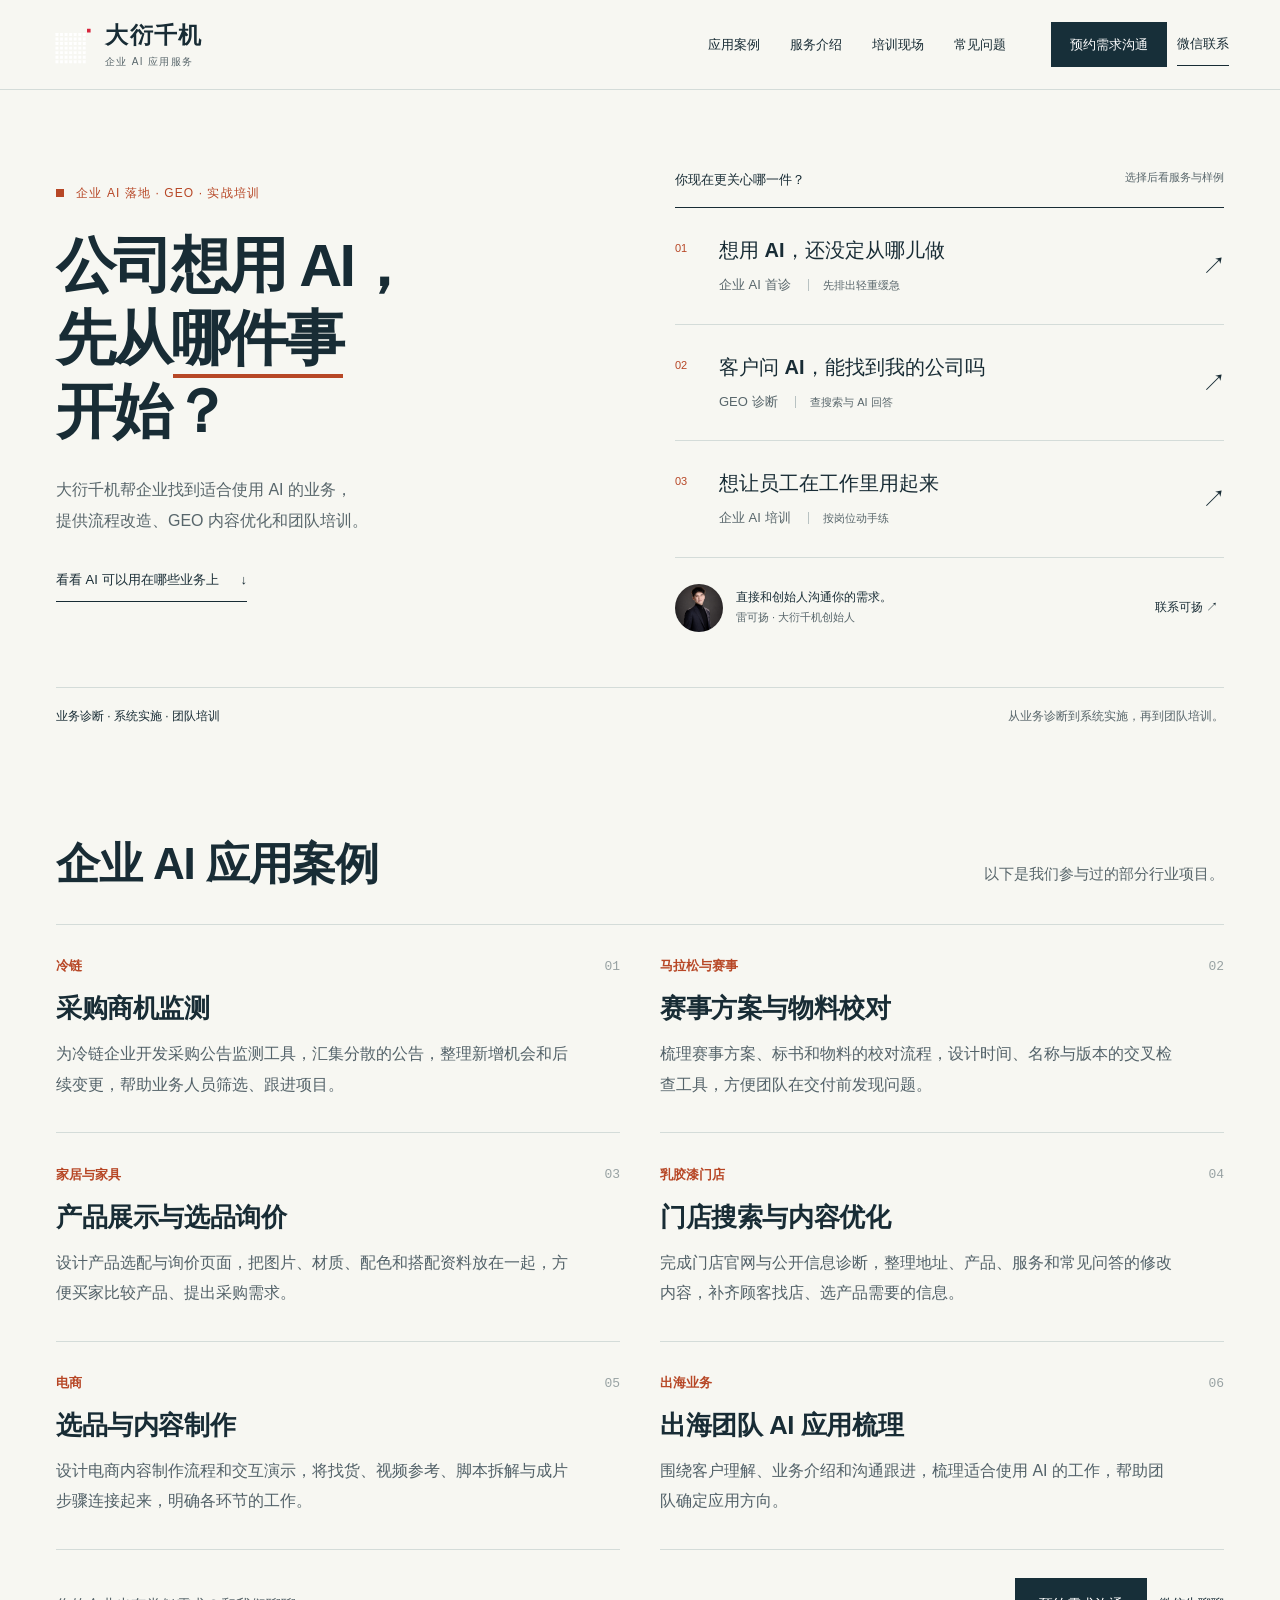
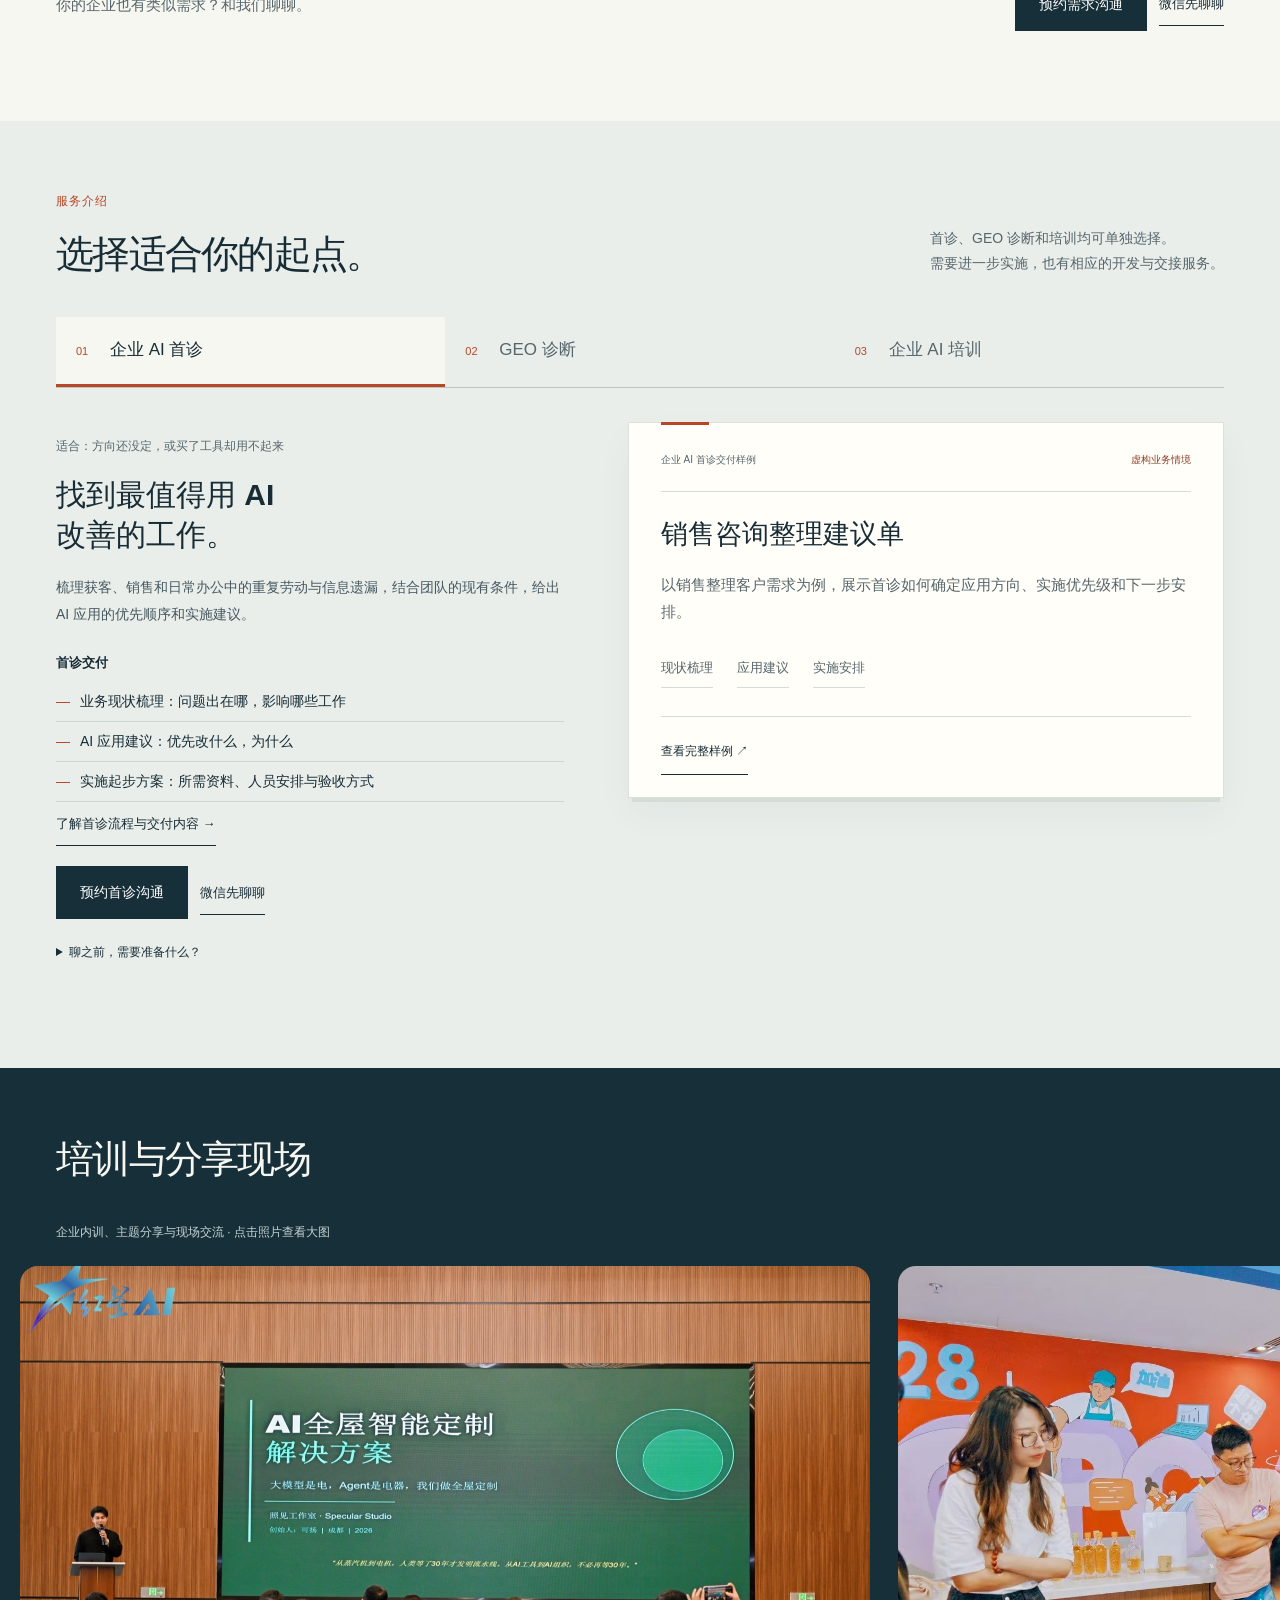
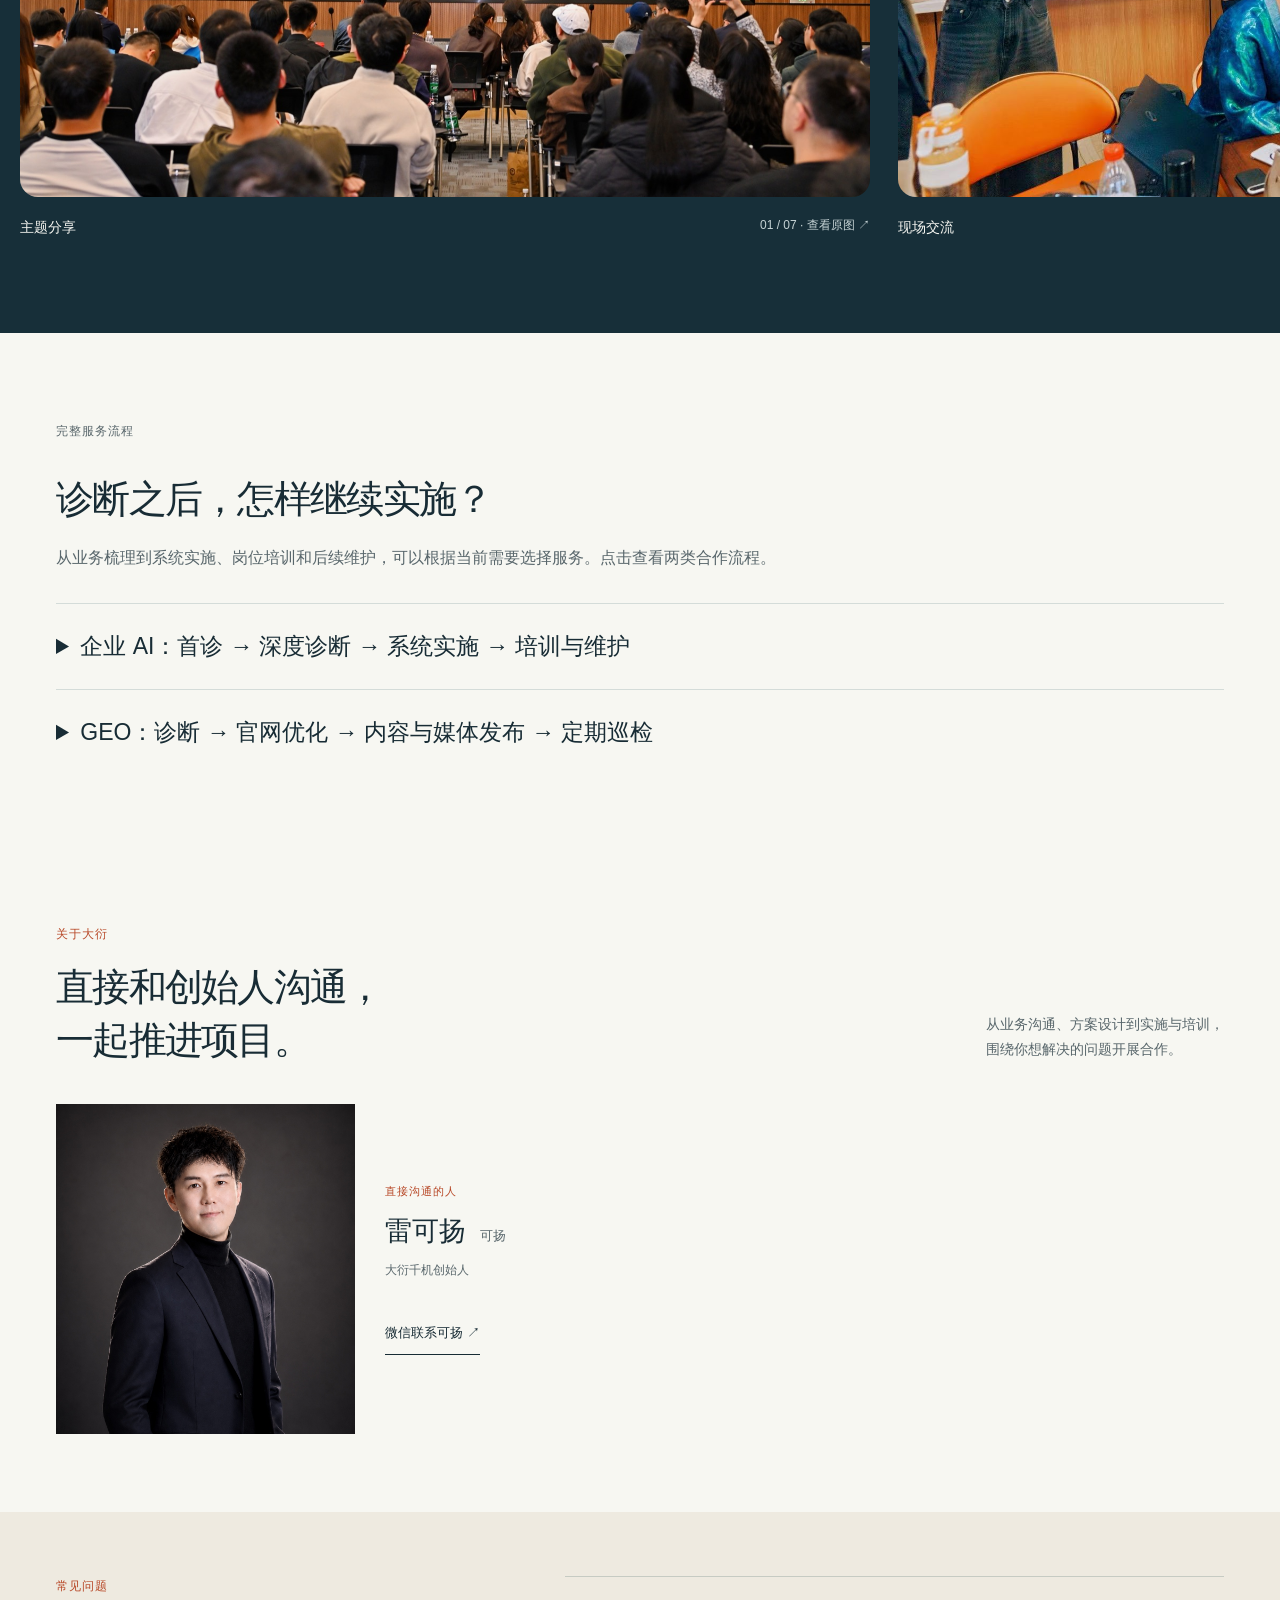
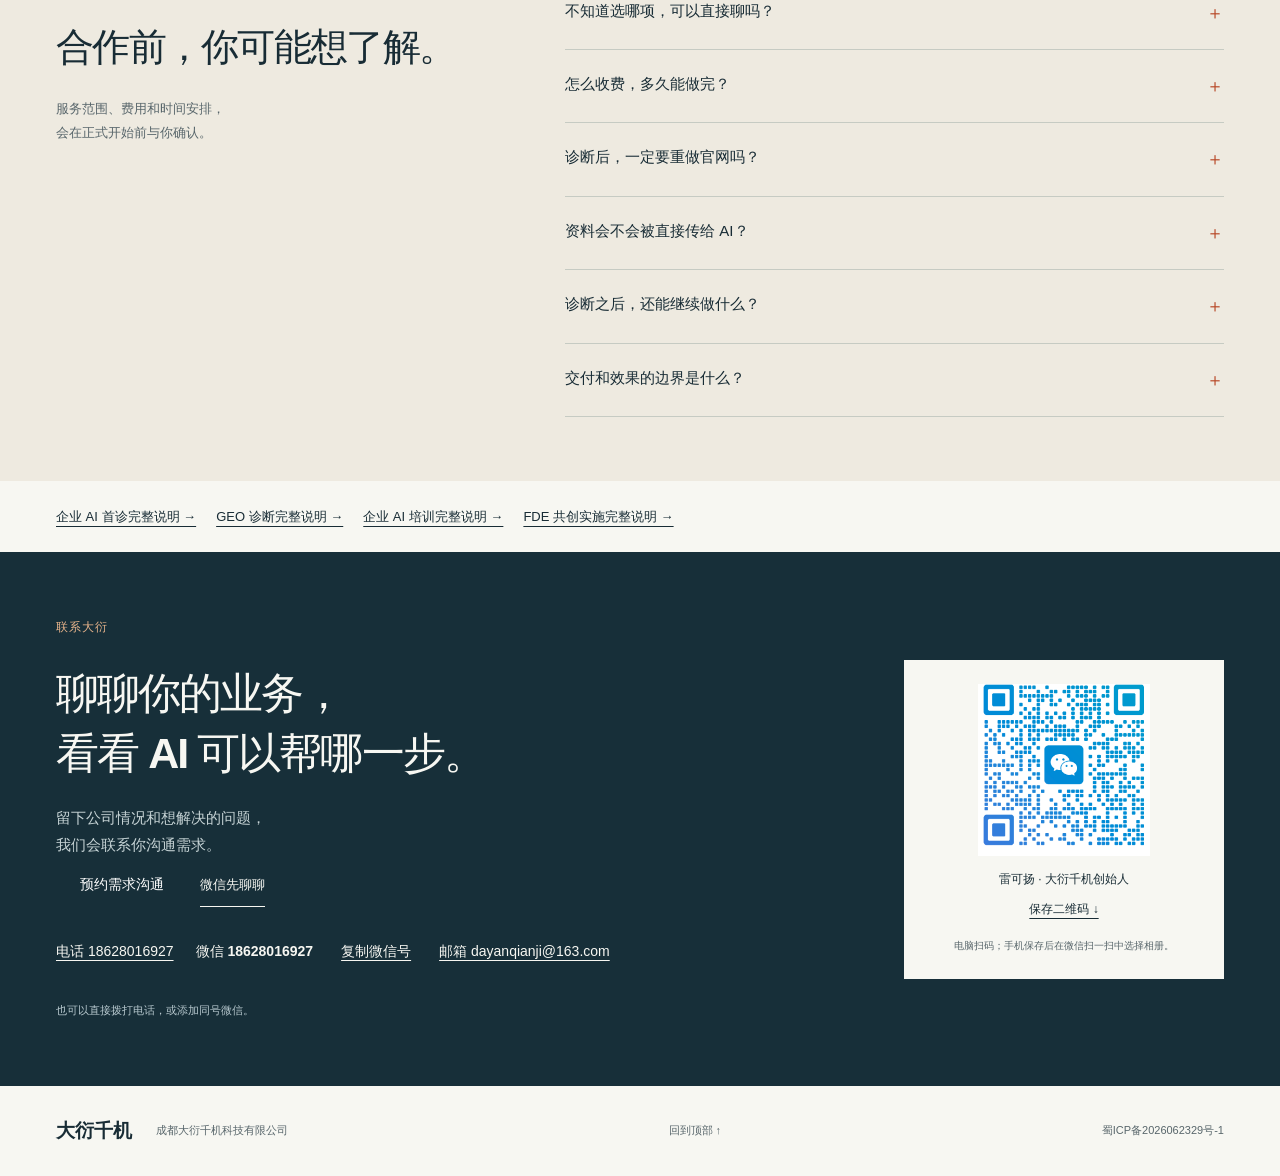
<file: index.html>
<!doctype html>
<html lang="zh-CN">
<head>
<meta charset="utf-8">
<meta name="viewport" content="width=device-width,initial-scale=1">
<meta name="description" content="大衍千机为企业提供 AI 业务诊断、流程改造、GEO 内容优化与实战培训。了解冷链、赛事、门店、家居、出海和电商的应用案例，沟通适合自己企业的实施方案。">
<title>大衍千机｜企业 AI 落地、GEO 与实战培训</title>
<link rel="stylesheet" href="assets/page.css">
<script type="application/ld+json">{"@context": "https://schema.org", "@graph": [{"@type": "Organization", "@id": "https://dayanqianji.com/#organization", "name": "成都大衍千机科技有限公司", "alternateName": "大衍千机", "founder": {"@id": "https://dayanqianji.com/#person"}, "telephone": "18628016927", "email": "dayanqianji@163.com", "url": "https://dayanqianji.com/"}, {"@type": "Person", "@id": "https://dayanqianji.com/#person", "name": "雷可扬", "alternateName": "可扬", "jobTitle": "大衍千机创始人", "worksFor": {"@id": "https://dayanqianji.com/#organization"}}, {"@type": "Service", "name": "企业 AI 首诊", "description": "梳理现状与条件，输出机会、优先顺序和试做检查建议。", "provider": {"@id": "https://dayanqianji.com/#organization"}, "url": "https://dayanqianji.com/services/diagnosis/"}, {"@type": "Service", "name": "GEO 诊断", "description": "检查官网、自媒体与第三方公开信息，输出查询记录、信息缺口和建设次序；后续内容、渠道与复查按需要另议。", "provider": {"@id": "https://dayanqianji.com/#organization"}, "url": "https://dayanqianji.com/services/geo/"}, {"@type": "Service", "name": "企业 AI 培训", "description": "按销售、行政、运营等岗位练习，留下约定作业、操作说明与核对方法。", "provider": {"@id": "https://dayanqianji.com/#organization"}, "url": "https://dayanqianji.com/services/training/"}, {"@type": "Service", "name": "FDE 共创实施", "description": "围绕一条业务流程，完成规则梳理、系统接入、试运行与岗位交接。", "provider": {"@id": "https://dayanqianji.com/#organization"}, "url": "https://dayanqianji.com/services/fde/"}]}</script>
<link rel="canonical" href="https://dayanqianji.com/">
<meta property="og:url" content="https://dayanqianji.com/">
<noscript><style>.service-panel[hidden]{display:grid!important}.geo-step[hidden],#exercise-answer[hidden]{display:block!important}.service-panel{margin-bottom:40px}.service-tabs,.mini-tabs,[data-sample],#reveal,button[data-contact],button[data-photo]>span{display:none!important}.mobile-contact button[data-contact]{display:none!important}</style></noscript>
<noscript><style>[data-contact],[data-copy-wechat]{display:none!important}</style></noscript></head>
<body>
<a class="skip" href="#main">跳到正文</a>
<header class="header">
  <a class="brand" href="#top" aria-label="大衍千机首页"><img src="assets/logo.svg" width="42" height="42" alt=""><span>大衍千机<small>企业 AI 应用服务</small></span></a>
  <nav aria-label="主导航"><a href="#scenarios">应用案例</a><a href="#services">服务介绍</a><a href="#scenes">培训现场</a><a href="#questions">常见问题</a></nav>
  <span class="contact-actions"><a class="button lead-cta small" href="https://my.feishu.cn/share/base/shrcnSEuHCzFN039XWlW2ZPDxAg">预约需求沟通</a><button class="text-link contact-alternative small" data-contact>微信联系</button></span>
</header>
<main id="main">
<section class="hero wrap" id="top">
  <div class="hero-copy">
    <p class="eyebrow"><span class="mark"></span> 企业 AI 落地 · GEO · 实战培训</p>
    <h1>公司想用 AI，<br>先从<span class="underline">哪件事</span><br class="desktop-break">开始？</h1>
    <p class="hero-lead">大衍千机帮企业找到适合使用 AI 的业务，<br>提供流程改造、GEO 内容优化和团队培训。</p>
    <a class="text-link" href="#scenarios">看看 AI 可以用在哪些业务上 <span aria-hidden="true">↓</span></a>
  </div>
  <div class="hero-side">
    <p class="route-label">你现在更关心哪一件？<span>选择后看服务与样例</span></p>
    <a class="route" href="#service-diagnosis"><span class="number">01</span><span><strong>想用 AI，还没定从哪儿做</strong><small>企业 AI 首诊 <i>先排出轻重缓急</i></small></span><span class="arrow" aria-hidden="true">↗</span></a>
    <a class="route" href="#service-geo"><span class="number">02</span><span><strong>客户问 AI，能找到我的公司吗</strong><small>GEO 诊断 <i>查搜索与 AI 回答</i></small></span><span class="arrow" aria-hidden="true">↗</span></a>
    <a class="route" href="#service-training"><span class="number">03</span><span><strong>想让员工在工作里用起来</strong><small>企业 AI 培训 <i>按岗位动手练</i></small></span><span class="arrow" aria-hidden="true">↗</span></a>
    <div class="human-note"><img src="assets/portrait.jpg" width="52" height="52" alt="雷可扬"><p><b>直接和创始人沟通你的需求。</b><span>雷可扬 · 大衍千机创始人</span></p><button data-contact aria-label="微信联系雷可扬">联系可扬 ↗</button></div>
  </div>
</section>
<div class="principle wrap"><span>业务诊断 · 系统实施 · 团队培训</span><span>从业务诊断到系统实施，再到团队培训。</span></div>

<section class="wrap scenarios" id="scenarios" aria-labelledby="scenarios-title">
<div class="scenario-heading"><h2 id="scenarios-title">企业 AI 应用案例</h2><p>以下是我们参与过的部分行业项目。</p></div>
<div class="scenario-grid">
<article class="scenario-card"><div class="case-top"><span class="scenario-industry">冷链</span><span class="case-number" aria-hidden="true">01</span></div><h3>采购商机监测</h3><p>为冷链企业开发采购公告监测工具，汇集分散的公告，整理新增机会和后续变更，帮助业务人员筛选、跟进项目。</p></article>
<article class="scenario-card"><div class="case-top"><span class="scenario-industry">马拉松与赛事</span><span class="case-number" aria-hidden="true">02</span></div><h3>赛事方案与物料校对</h3><p>梳理赛事方案、标书和物料的校对流程，设计时间、名称与版本的交叉检查工具，方便团队在交付前发现问题。</p></article>
<article class="scenario-card"><div class="case-top"><span class="scenario-industry">家居与家具</span><span class="case-number" aria-hidden="true">03</span></div><h3>产品展示与选品询价</h3><p>设计产品选配与询价页面，把图片、材质、配色和搭配资料放在一起，方便买家比较产品、提出采购需求。</p></article>
<article class="scenario-card"><div class="case-top"><span class="scenario-industry">乳胶漆门店</span><span class="case-number" aria-hidden="true">04</span></div><h3>门店搜索与内容优化</h3><p>完成门店官网与公开信息诊断，整理地址、产品、服务和常见问答的修改内容，补齐顾客找店、选产品需要的信息。</p></article>
<article class="scenario-card"><div class="case-top"><span class="scenario-industry">电商</span><span class="case-number" aria-hidden="true">05</span></div><h3>选品与内容制作</h3><p>设计电商内容制作流程和交互演示，将找货、视频参考、脚本拆解与成片步骤连接起来，明确各环节的工作。</p></article>
<article class="scenario-card"><div class="case-top"><span class="scenario-industry">出海业务</span><span class="case-number" aria-hidden="true">06</span></div><h3>出海团队 AI 应用梳理</h3><p>围绕客户理解、业务介绍和沟通跟进，梳理适合使用 AI 的工作，帮助团队确定应用方向。</p></article>
</div><div class="scenario-action"><p>你的企业也有类似需求？和我们聊聊。</p><span class="contact-actions"><a class="button lead-cta" href="https://my.feishu.cn/share/base/shrcnSEuHCzFN039XWlW2ZPDxAg">预约需求沟通</a><button class="text-link contact-alternative" data-contact>微信先聊聊</button></span></div>
</section>

<section class="service-section" id="services">
<div class="wrap">
  <div class="section-heading"><div><p class="eyebrow">服务介绍</p><h2>选择适合你的起点。</h2></div><p>首诊、GEO 诊断和培训均可单独选择。<br>需要进一步实施，也有相应的开发与交接服务。</p></div>
  <div class="service-tabs" role="tablist" aria-label="选择服务">
    <button id="tab-diagnosis" role="tab" aria-selected="true" aria-controls="panel-diagnosis" tabindex="0" data-service="diagnosis"><span>01</span> 企业 AI 首诊</button>
    <button id="tab-geo" role="tab" aria-selected="false" aria-controls="panel-geo" tabindex="-1" data-service="geo"><span>02</span> GEO 诊断</button>
    <button id="tab-training" role="tab" aria-selected="false" aria-controls="panel-training" tabindex="-1" data-service="training"><span>03</span> 企业 AI 培训</button>
  </div>
  <div class="service-panel" id="panel-diagnosis" role="tabpanel" aria-labelledby="tab-diagnosis">
    <div class="service-copy" id="service-diagnosis"><p class="service-tag">适合：方向还没定，或买了工具却用不起来</p><h3>找到最值得用 AI<br>改善的工作。</h3><p>梳理获客、销售和日常办公中的重复劳动与信息遗漏，结合团队的现有条件，给出 AI 应用的优先顺序和实施建议。</p>
      <h4>首诊交付</h4><ul class="deliver-list"><li>业务现状梳理：问题出在哪，影响哪些工作</li><li>AI 应用建议：优先改什么，为什么</li><li>实施起步方案：所需资料、人员安排与验收方式</li></ul>
      <a class="text-link service-detail-link" href="services/diagnosis/index.html">了解首诊流程与交付内容 →</a>
      <span class="contact-actions"><a class="button lead-cta" href="https://my.feishu.cn/share/base/shrcnSEuHCzFN039XWlW2ZPDxAg">预约首诊沟通</a><button class="text-link contact-alternative" data-contact="企业 AI 首诊">微信先聊聊</button></span>
      <details class="prepare"><summary>聊之前，需要准备什么？</summary><p>一两件最想改善的工作、现在怎么做、涉及哪些岗位。已经买过的工具也可以一起看；初次沟通不必发送内部原始资料。</p></details>
    </div>
    <article class="paper paper-preview" aria-label="首诊建议内容示例"><div class="paper-top"><span>企业 AI 首诊交付样例</span><span class="sample-label">虚构业务情境</span></div><h4>销售咨询整理建议单</h4><p class="paper-intro">以销售整理客户需求为例，展示首诊如何确定应用方向、实施优先级和下一步安排。</p><ul class="sample-items"><li>现状梳理</li><li>应用建议</li><li>实施安排</li></ul><div class="paper-footer"><button class="text-link" data-sample="diagnosis">查看完整样例 ↗</button></div></article>
  </div>
  <div class="service-panel" id="panel-geo" role="tabpanel" aria-labelledby="tab-geo" hidden>
    <div class="service-copy" id="service-geo"><p class="service-tag">适合：希望客户更容易在搜索和 AI 问答中找到公司</p><h3>看清 AI 怎么介绍你，<br>找到需要优化的内容。</h3><p>围绕客户找产品、选供应商时会问的问题，查看搜索结果和 AI 回答，找出官网、自媒体与第三方介绍中缺失、过时或不一致的信息。</p>
      <h4>诊断交付</h4><ul class="deliver-list"><li>查询记录：客户怎么问，各平台怎么回答</li><li>内容诊断：哪些业务没有讲清，哪些信息需要更新</li><li>优化建议：改哪些页面、补什么内容、如何复查</li></ul>
      <p class="boundary">后续可继续安排官网优化、内容撰写、媒体发布与定期巡检。</p>
      <a class="text-link service-detail-link" href="services/geo/index.html">了解 GEO 诊断与后续优化 →</a>
      <span class="contact-actions"><a class="button lead-cta" href="https://my.feishu.cn/share/base/shrcnSEuHCzFN039XWlW2ZPDxAg">预约GEO沟通</a><button class="text-link contact-alternative" data-contact="GEO 诊断">微信先聊聊</button></span>
      <details class="prepare"><summary>聊之前，需要准备什么？</summary><p>公司名、现有公开介绍或官网、客户常问的几个问题。有希望检查的平台，可以一起说明。查询范围和费用在开始前确认。</p></details>
    </div>
    <article class="paper geo-paper paper-preview" aria-label="GEO 诊断内容示例"><div class="paper-top"><span>GEO 诊断交付样例</span><span class="sample-label">虚构业务情境</span></div><h4>客户如何找到一家供应商</h4><p class="paper-intro">以包装供应商为例，展示客户问法、公开信息缺口和相应的内容优化建议。</p><ul class="sample-items"><li>客户问法</li><li>信息诊断</li><li>优化建议</li></ul><div class="paper-footer"><button class="text-link" data-sample="geo">查看完整样例 ↗</button></div></article>
  </div>
  <div class="service-panel" id="panel-training" role="tabpanel" aria-labelledby="tab-training" hidden>
    <div class="service-copy" id="service-training"><p class="service-tag">适合：想让员工学会用 AI 完成本职工作</p><h3>让员工学会用 AI<br>完成岗位工作。</h3><p>销售练方案，行政练会议整理，运营练内容与表格。围绕岗位任务安排实操，既学怎么生成，也学怎么修改和核对结果。</p>
      <h4>培训交付</h4><ul class="deliver-list"><li>贴合岗位需求的课程与实操练习</li><li>课堂完成的工作成果与可复用模板</li><li>课后可查阅的操作说明与检查方法</li></ul>
      <a class="text-link service-detail-link" href="services/training/index.html">了解课程安排与岗位练习 →</a>
      <span class="contact-actions"><a class="button lead-cta" href="https://my.feishu.cn/share/base/shrcnSEuHCzFN039XWlW2ZPDxAg">预约培训沟通</a><button class="text-link contact-alternative" data-contact="企业 AI 培训">微信先聊聊</button></span>
      <details class="prepare"><summary>聊之前，需要准备什么？</summary><p>哪些岗位参加、大致人数、想练的任务，以及可用的工具。练习材料应先确认使用权限并脱敏，不直接上传客户或员工敏感信息。</p></details>
    </div>
    <article class="paper training-paper paper-preview" aria-label="培训练习内容示例"><div class="paper-top"><span>企业 AI 培训交付样例</span><span class="sample-label">虚构业务情境</span></div><h4>把会议记录整理成任务清单</h4><p class="paper-intro">以会议整理为例，练习提取负责人、任务和截止时间，并核对、修改 AI 的输出。</p><ul class="sample-items"><li>岗位实操</li><li>结果核对</li><li>复用模板</li></ul><div class="paper-footer"><button class="text-link" data-sample="training">查看完整样例 ↗</button></div></article>
  </div>
</div>
</section>

<section class="gallery-section" id="scenes"><div class="wrap"><div class="section-heading"><div><p class="eyebrow">培训与分享现场</p><h2>培训与分享现场</h2></div></div><p class="gallery-hint">企业内训、主题分享与现场交流 · 点击照片查看大图</p></div><div class="photo-rail" aria-label="现场照片画廊" tabindex="0"><figure class="photo-card"><a href="assets/WechatIMG1592.jpg" data-photo aria-label="查看原图：主题分享"><img src="assets/real-speaking-stage-web.jpg" alt="主题分享" loading="lazy" style="--focus:10% 50%"></a><figcaption>主题分享<span>01 / 07 · 查看原图 ↗</span></figcaption></figure><figure class="photo-card"><a href="assets/WechatIMG1875.jpg" data-photo aria-label="查看原图：现场交流"><img src="assets/WechatIMG1875.jpg" alt="现场交流" loading="lazy" style="--focus:60% 60%"></a><figcaption>现场交流<span>02 / 07 · 查看原图 ↗</span></figcaption></figure><figure class="photo-card"><a href="assets/WechatIMG1876.jpg" data-photo aria-label="查看原图：动手实践"><img src="assets/WechatIMG1876.jpg" alt="动手实践" loading="lazy" style="--focus:50% 65%"></a><figcaption>动手实践<span>03 / 07 · 查看原图 ↗</span></figcaption></figure><figure class="photo-card"><a href="assets/WechatIMG1880.jpg" data-photo aria-label="查看原图：现场指导"><img src="assets/WechatIMG1880.jpg" alt="现场指导" loading="lazy" style="--focus:48% 50%"></a><figcaption>现场指导<span>04 / 07 · 查看原图 ↗</span></figcaption></figure><figure class="photo-card"><a href="assets/WechatIMG1879.jpg" data-photo aria-label="查看原图：现场交流"><img src="assets/WechatIMG1879.jpg" alt="现场交流" loading="lazy" style="--focus:50% 60%"></a><figcaption>现场交流<span>05 / 07 · 查看原图 ↗</span></figcaption></figure><figure class="photo-card"><a href="assets/WechatIMG1878.jpg" data-photo aria-label="查看原图：主题分享"><img src="assets/WechatIMG1878.jpg" alt="主题分享" loading="lazy" style="--focus:50% 60%"></a><figcaption>主题分享<span>06 / 07 · 查看原图 ↗</span></figcaption></figure><figure class="photo-card"><a href="assets/WechatIMG1877.jpg" data-photo aria-label="查看原图：现场交流"><img src="assets/WechatIMG1877.jpg" alt="现场交流" loading="lazy" style="--focus:50% 65%"></a><figcaption>现场交流<span>07 / 07 · 查看原图 ↗</span></figcaption></figure></div></section><section class="wrap journeys" id="journeys"><p class="eyebrow">完整服务流程</p><h2>诊断之后，怎样继续实施？</h2><p>从业务梳理到系统实施、岗位培训和后续维护，可以根据当前需要选择服务。点击查看两类合作流程。</p><details><summary>企业 AI：首诊 → 深度诊断 → 系统实施 → 培训与维护</summary><h2>企业 AI 应用：从诊断到日常使用</h2><ol class="path-steps"><li><h3>企业 AI 首诊</h3><p>梳理当前业务，找出适合使用 AI 的工作，给出优先顺序和起步建议。</p></li><li><h3>深度诊断</h3><p>进一步了解岗位分工、业务规则和现有系统，形成实施方案。</p></li><li><h3>业务流程试点</h3><p>选择一条流程，用实际业务材料测试做法，明确结果要求与人工复核环节。</p></li><li><h3>FDE 共创实施</h3><p>工程师与业务团队共同开发、连接现有系统，完成试运行和调整。</p></li><li><h3>岗位培训与交接</h3><p>教会员工日常操作、结果核对和异常处理，交接操作说明与责任分工。培训也可独立安排。</p></li><li><h3>使用复查与维护</h3><p>根据实际使用情况修正问题，判断是否适合推广到更多岗位或流程。</p></li></ol><p class="path-boundary">各项服务可按需要选择；培训也可单独安排。</p><a class="text-link" href="services/fde/index.html">了解 FDE 如何实施与交接 →</a><a class="text-link" href="services/diagnosis/index.html">阅读服务完整说明 →</a></details><details><summary>GEO：诊断 → 官网优化 → 内容与媒体发布 → 定期巡检</summary><h2>GEO：从客户搜索到咨询承接</h2><ol class="path-steps"><li><h3>GEO 诊断</h3><p>围绕客户找产品、选供应商的问题，查看搜索结果与 AI 回答，保留查询记录与引用来源。</p></li><li><h3>官网优化</h3><p>补充业务介绍、产品与服务信息，优化页面结构和联系入口。现有网站能用，就在原有基础上调整。</p></li><li><h3>内容撰写</h3><p>整理客户常问的问题，制作官网文章、问答和自媒体内容，由业务负责人确认事实后发布。</p></li><li><h3>第三方媒体发布</h3><p>选择与行业、受众相符的媒体，安排内容发布并留存链接；发布、收录与 AI 引用分别跟踪。</p></li><li><h3>定期巡检</h3><p>复查搜索和 AI 回答中的信息变化，更新过时内容，并结合真实咨询情况调整后续工作。</p></li></ol><p class="path-boundary">各项服务可按需要选择；培训也可单独安排。</p><a class="text-link" href="services/geo/index.html">阅读服务完整说明 →</a></details></section>
<section class="people wrap" id="people">
  <div class="section-heading"><div><p class="eyebrow">关于大衍</p><h2>直接和创始人沟通，<br>一起推进项目。</h2></div><p>从业务沟通、方案设计到实施与培训，<br>围绕你想解决的问题开展合作。</p></div>
  <div class="people-grid">
    <div class="founder"><img src="assets/portrait.jpg" alt="大衍千机创始人雷可扬" loading="lazy"><div><p class="eyebrow">直接沟通的人</p><h3>雷可扬 <span>可扬</span></h3><p>大衍千机创始人</p><button class="text-link" data-contact>微信联系可扬 ↗</button></div></div>
  </div>

</section>

<section class="faq-section" id="questions"><div class="wrap faq-grid"><div><p class="eyebrow">常见问题</p><h2>合作前，你可能想了解。</h2><p class="faq-note">服务范围、费用和时间安排，<br>会在正式开始前与你确认。</p></div><div class="faqs">
  <details><summary>不知道选哪项，可以直接聊吗？<span aria-hidden="true">＋</span></summary><p>可以。说说公司做什么、现在想改善哪件事就行。方向还不清楚，可以了解首诊；已有明确搜索诊断或培训需求，也可以直接沟通那一项，不必先买首诊。</p></details>
  <details><summary>怎么收费，多久能做完？<span aria-hidden="true">＋</span></summary><p>根据要解决的问题、参与人员和实施内容报价。沟通需求后，我们会说明服务范围、交付内容、费用和时间安排，由你确认后开始。</p></details>
  <details><summary>诊断后，一定要重做官网吗？<span aria-hidden="true">＋</span></summary><p>不一定。GEO 诊断先看信息缺口：官网、百科、自媒体或第三方介绍，哪里需要补就先看哪里。现有官网能用就沿用；确有必要，再讨论内容调整或页面改造。官网建设不是第一步，也不是必须购买的项目。</p></details>
  <details><summary>资料会不会被直接传给 AI？<span aria-hidden="true">＋</span></summary><p>初次沟通只需概括情况，不必发送敏感原件。实际诊断或培训前，应确认哪些资料可用、由谁授权、使用哪些工具，以及是否需要脱敏；未经确认，不把原始业务资料当作练习素材。</p></details>
  <details><summary>诊断之后，还能继续做什么？<span aria-hidden="true">＋</span></summary><p>内部业务可继续开展深度诊断、流程试点、系统开发、知识库建设和岗位培训；GEO 可继续开展网站优化、内容撰写、媒体发布和定期巡检。按需要选择服务，并逐项确认范围和费用。</p></details>
  <details><summary>交付和效果的边界是什么？<span aria-hidden="true">＋</span></summary><p>首诊交付判断和建议，不含后续系统开发；培训按约定作业检查，不承诺统一效率提升。GEO 诊断交付查询记录、信息缺口和建设次序；后续内容准备、渠道选择、发布链接留存与复查，按需要另议范围和费用。刊发、搜索收录、AI 提及或引用、客户咨询分别记录，不保证排名、包收录或询盘比例，也不把发布说成已训练大模型。第三方转载不等于媒体推荐，实际效果需在真实使用中核验。</p></details>
</div></div></section>
<nav class="wrap detail-nav" aria-label="服务详情"><a href="services/diagnosis/index.html">企业 AI 首诊完整说明 →</a><a href="services/geo/index.html">GEO 诊断完整说明 →</a><a href="services/training/index.html">企业 AI 培训完整说明 →</a><a href="services/fde/index.html">FDE 共创实施完整说明 →</a></nav>

<section class="contact-section" id="contact"><div class="wrap contact-grid">
  <div><p class="eyebrow">联系大衍</p><h2>聊聊你的业务，<br>看看 AI 可以帮哪一步。</h2><p>留下公司情况和想解决的问题，<br>我们会联系你沟通需求。</p><span class="contact-actions"><a class="button lead-cta" href="https://my.feishu.cn/share/base/shrcnSEuHCzFN039XWlW2ZPDxAg">预约需求沟通</a><button class="text-link contact-alternative" data-contact>微信先聊聊</button></span><div class="public-contact"><a href="tel:18628016927">电话 18628016927</a><span>微信 <b>18628016927</b></span><button data-copy-wechat="18628016927">复制微信号</button><noscript><small>可选中微信号手动复制。</small></noscript><a href="mailto:dayanqianji@163.com">邮箱 dayanqianji@163.com</a><p role="status" aria-live="polite"></p></div><p class="contact-small">也可以直接拨打电话，或添加同号微信。</p></div>
  <div class="qr-card"><img src="assets/verified-wechat-qr.png" alt="可扬微信二维码" width="192" height="192"><p>雷可扬 · 大衍千机创始人</p><a href="assets/verified-wechat-qr.png" download="可扬-微信二维码.png">保存二维码 ↓</a><small>电脑扫码；手机保存后在微信扫一扫中选择相册。</small></div>
</div></section>
</main>
<footer class="wrap"><span class="footer-brand">大衍千机</span><span>成都大衍千机科技有限公司</span><a href="#top">回到顶部 ↑</a><a href="https://beian.miit.gov.cn/" target="_blank" rel="noopener">蜀ICP备2026062329号-1</a></footer>
<noscript><div class="no-script">当前未启用 JavaScript：三项服务正文已展开，完整样张可通过普通链接阅读；页面底部二维码仍可保存和扫码。</div></noscript>

<dialog id="sample-dialog" aria-labelledby="sample-title"><div class="dialog-bar"><span>大衍千机 / 交付样例</span><button data-close aria-label="关闭样例">×</button></div><div class="dialog-content"><p class="eyebrow">交付样例 · 虚构业务情境</p><h2 id="sample-title"></h2><div id="sample-content"></div><div class="dialog-actions"><button class="text-link" id="download-sample">保存文字样例 ↓</button><span class="contact-actions"><a class="button lead-cta" href="https://my.feishu.cn/share/base/shrcnSEuHCzFN039XWlW2ZPDxAg">预约需求沟通</a><button class="text-link contact-alternative" id="sample-contact" data-contact>微信先聊聊</button></span></div></div></dialog>
<dialog id="photo-dialog" aria-labelledby="photo-title"><div class="dialog-bar"><span id="photo-title">现场原图</span><button data-close aria-label="关闭现场照片">×</button></div><div class="photo-body"></div></dialog>
<dialog id="contact-dialog" aria-labelledby="contact-title"><div class="dialog-bar"><span>微信联系 / 雷可扬</span><button data-close aria-label="关闭联系窗口">×</button></div><div class="dialog-content"><p class="eyebrow">不用填表，也不会自动提交资料</p><h2 id="contact-title">加个微信，聊具体的事。</h2><div class="public-contact"><a href="tel:18628016927">电话 18628016927</a><span>微信 <b>18628016927</b></span><button data-copy-wechat="18628016927">复制微信号</button><noscript><small>可选中微信号手动复制。</small></noscript><a href="mailto:dayanqianji@163.com">邮箱 dayanqianji@163.com</a><p role="status" aria-live="polite"></p></div><div class="contact-modal-grid"><div class="modal-qr"><img src="assets/verified-wechat-qr.png" alt="可扬微信二维码" width="210" height="210"><a class="text-link" href="assets/verified-wechat-qr.png" download="可扬-微信二维码.png">保存二维码 ↓</a><p>电脑用微信扫码。手机保存图片后，<br>在微信“扫一扫”中从相册选择。<br>若无法下载，可长按图片保存。</p></div><div class="message-helper"><label for="topic">你想聊什么</label><select id="topic"><option>还没确定，先聊聊情况</option><option>企业 AI 首诊</option><option>GEO 诊断</option><option>企业 AI 培训</option><option>FDE 共创实施</option></select><label for="message">可以这样开场 <small>可修改后复制到微信</small></label><textarea id="message" rows="5" maxlength="1200"></textarea><button class="button" id="copy-message">复制这段话</button><p id="copy-status" role="status" aria-live="polite">文字仅留在当前页面，不会自动发送或保存。</p></div></div></div></dialog>
<aside class="mobile-contact" aria-label="快捷联系"><a href="tel:18628016927">电话</a><a href="mailto:dayanqianji@163.com">邮件</a><a href="#contact">微信 / 二维码</a></aside>
<script src="assets/page.js" defer></script>
</body>
</html>
</file>
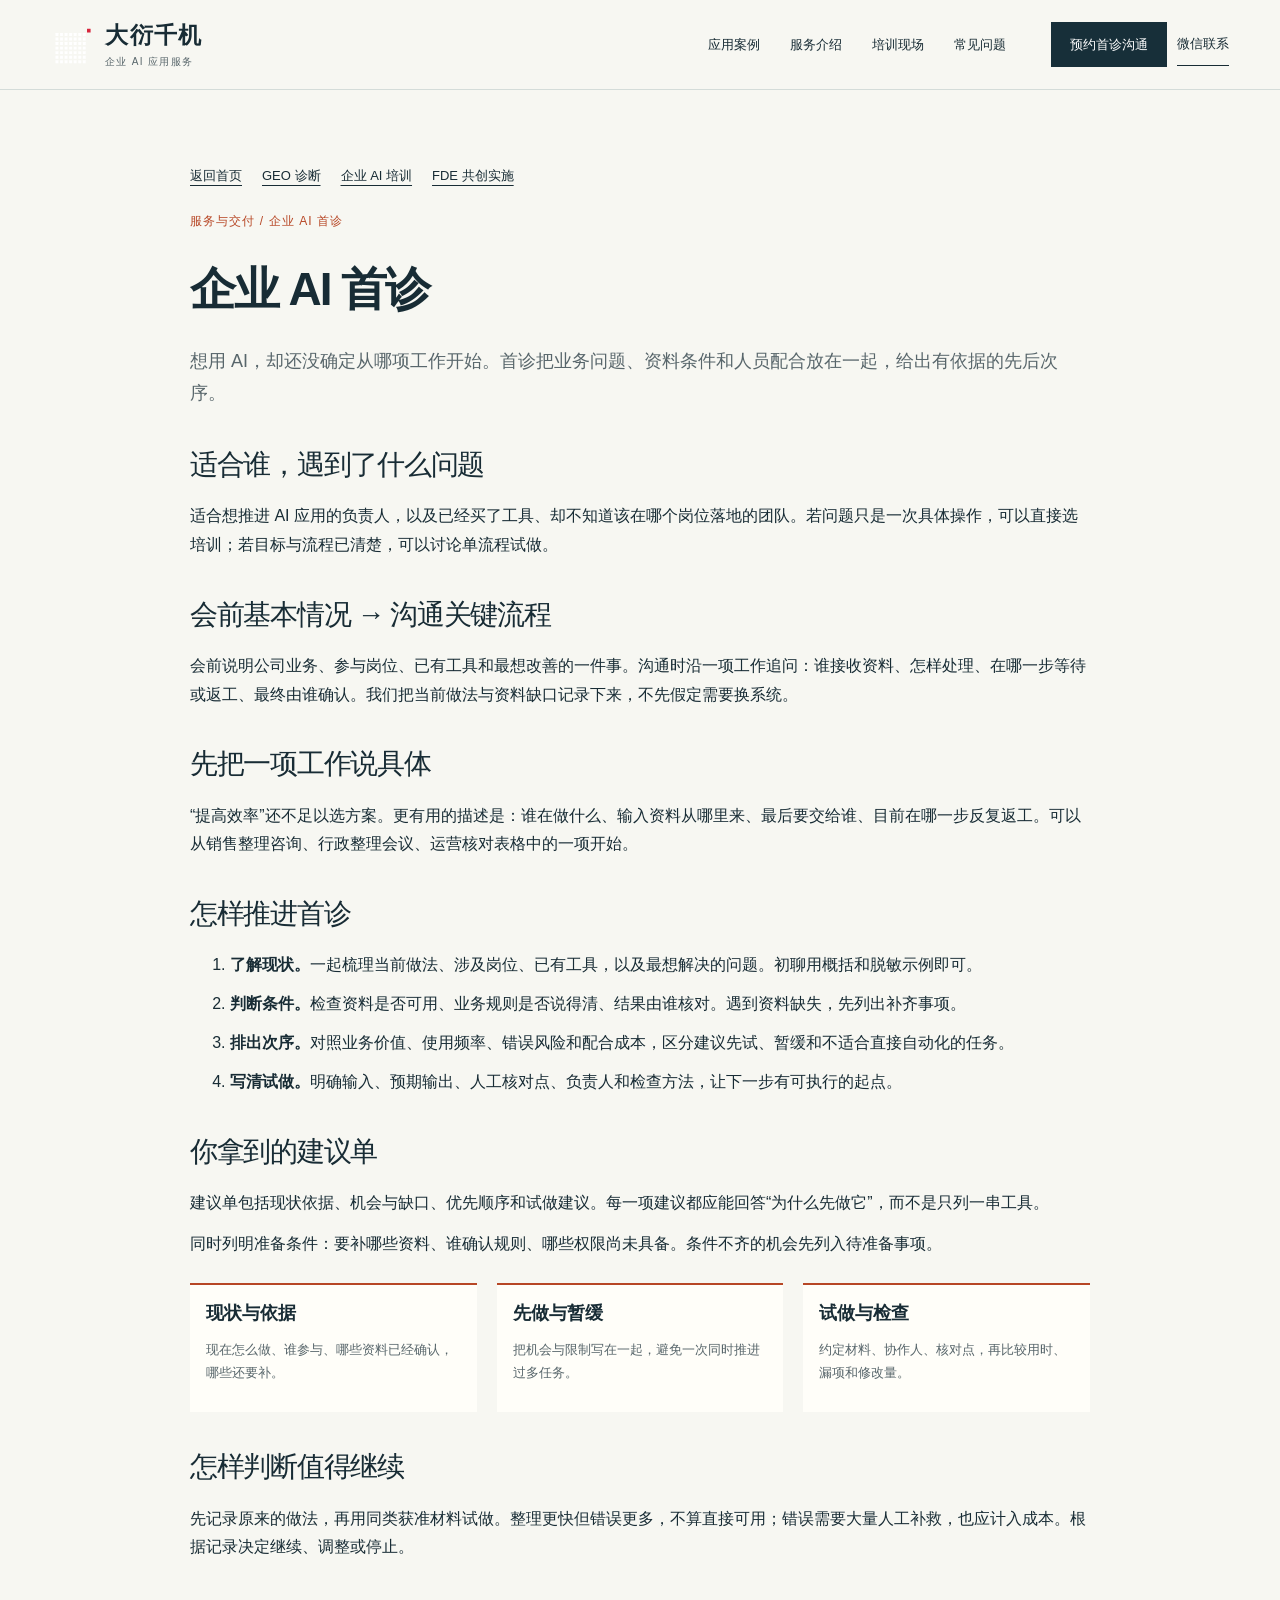
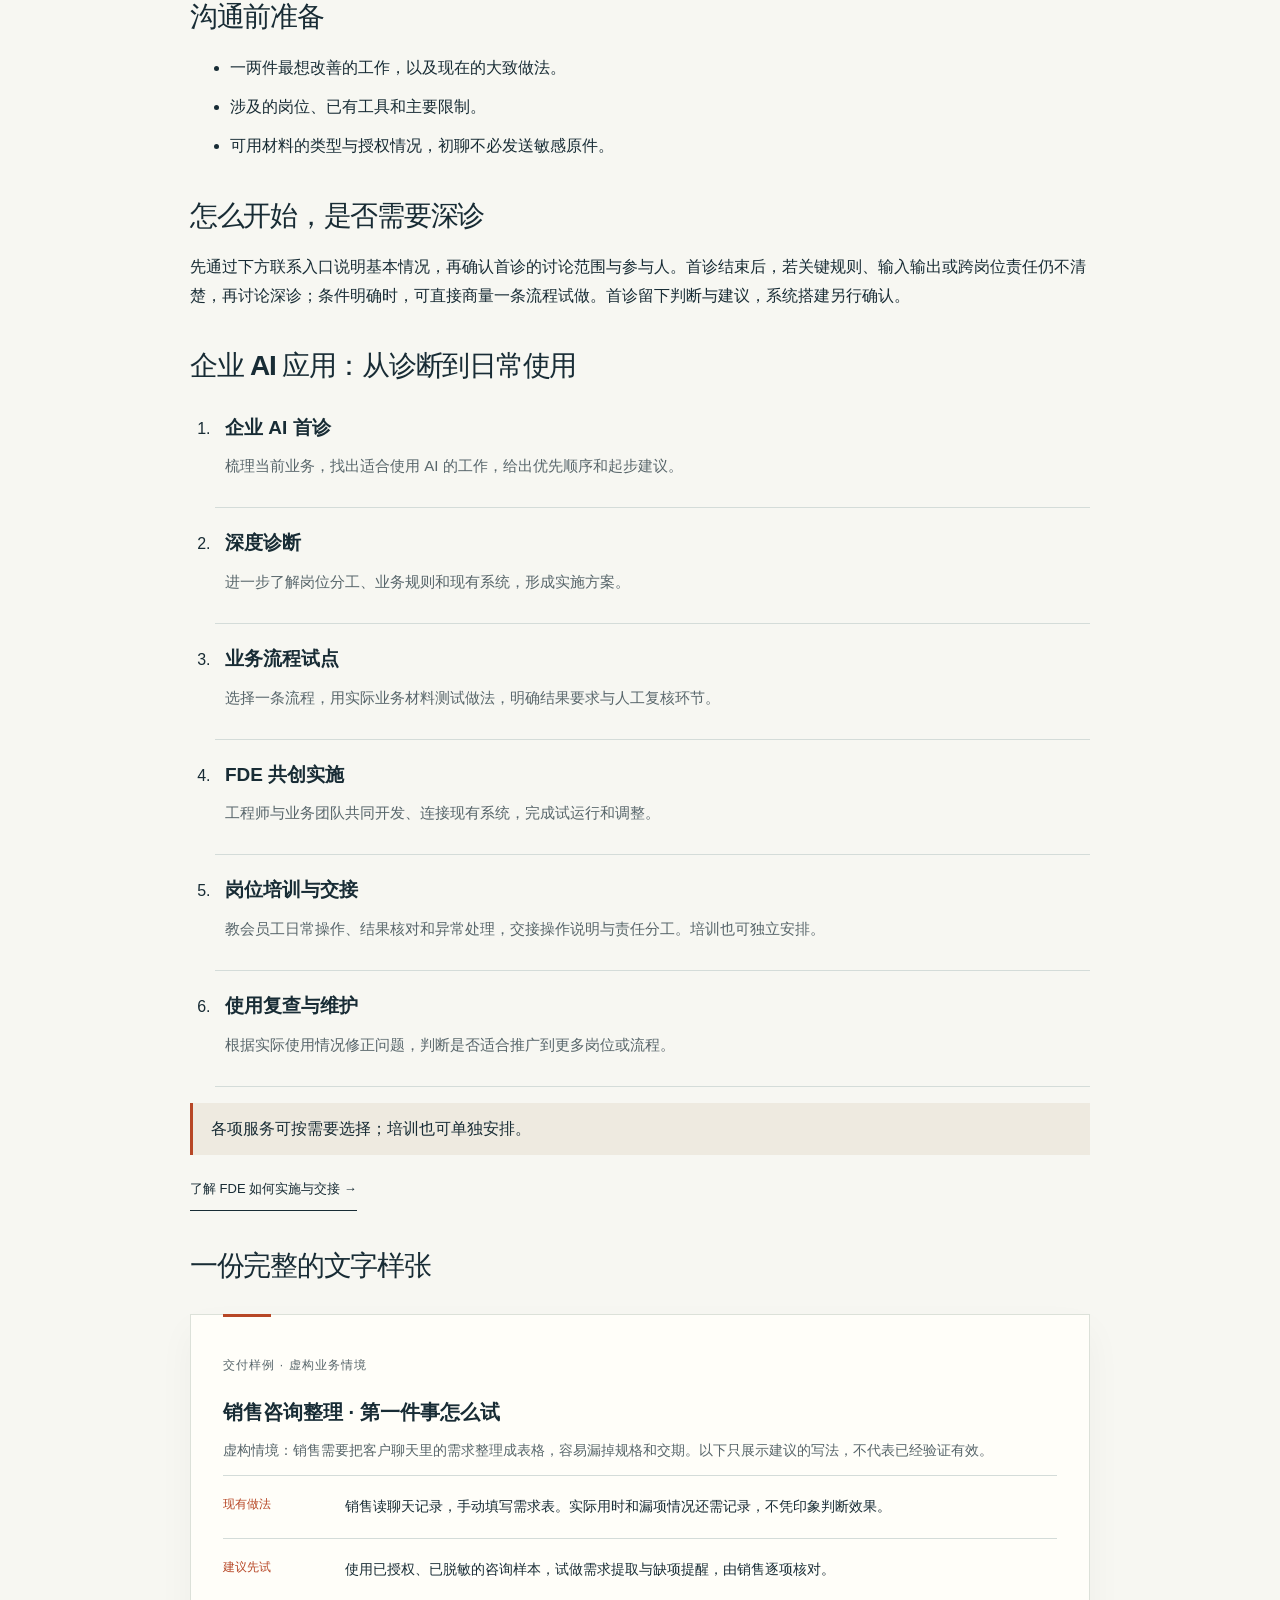
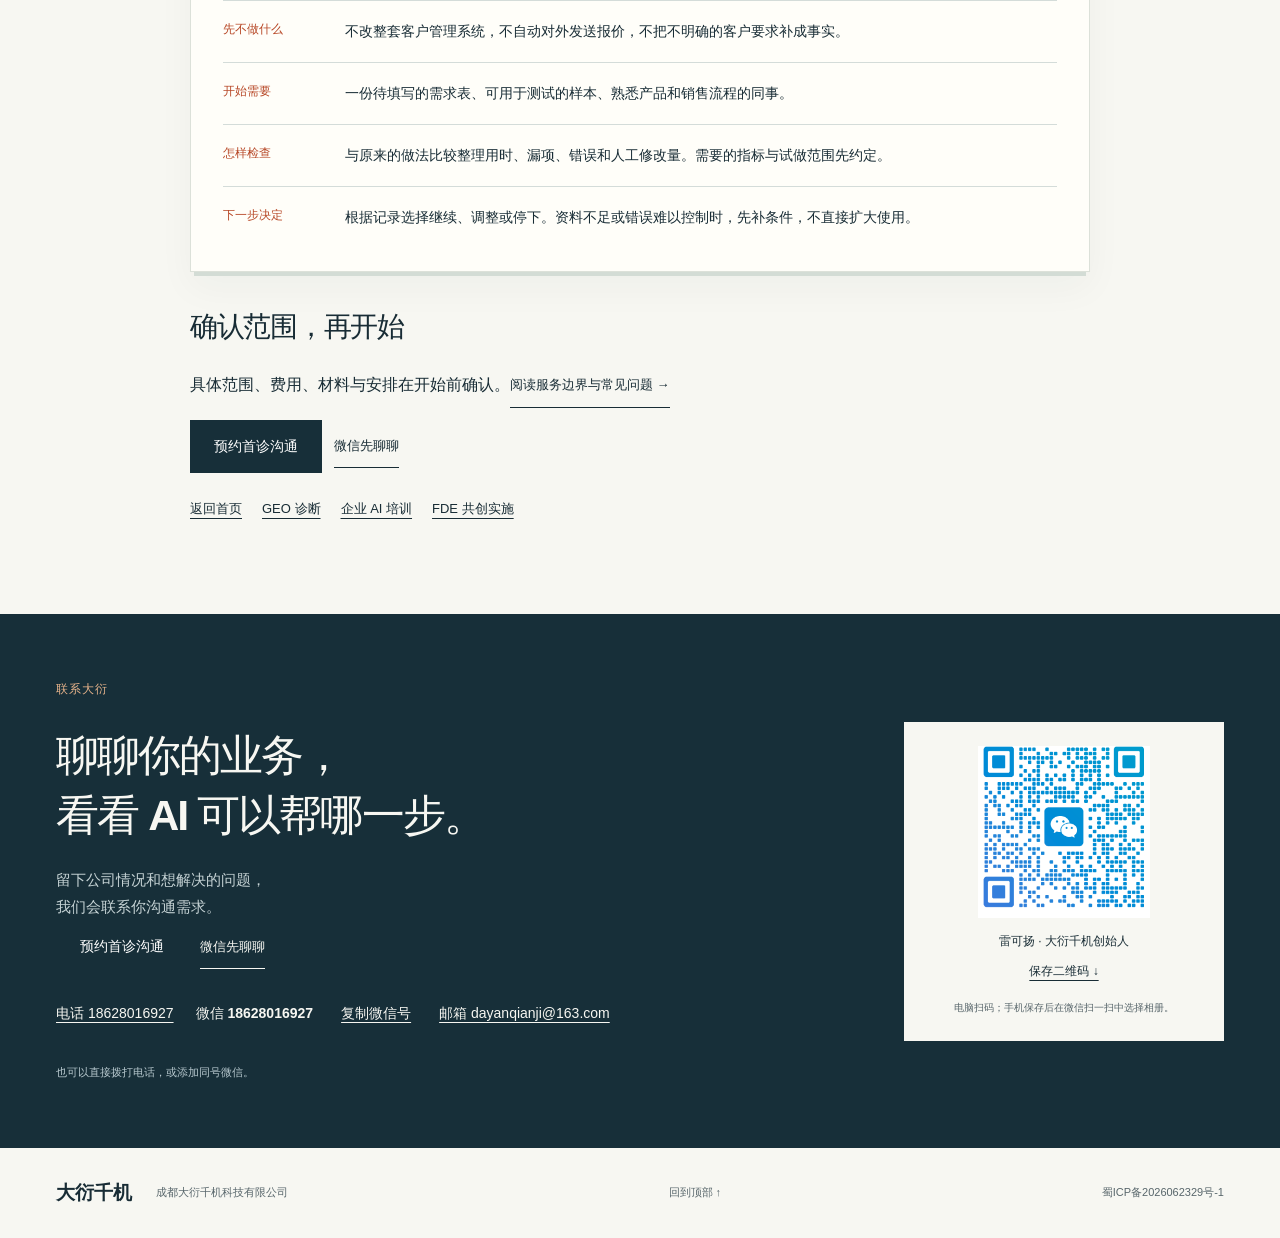
<file: services/diagnosis/index.html>
<!doctype html><html lang="zh-CN"><head><meta charset="utf-8"><meta name="viewport" content="width=device-width,initial-scale=1"><title>企业 AI 首诊：流程与交付｜大衍千机</title><meta name="description" content="梳理现状与条件，输出机会、优先顺序和试做检查建议。"><link rel="stylesheet" href="../../assets/page.css"><script type="application/ld+json">{"@context": "https://schema.org", "@graph": [{"@type": "Organization", "@id": "https://dayanqianji.com/#organization", "name": "成都大衍千机科技有限公司", "alternateName": "大衍千机", "founder": {"@id": "https://dayanqianji.com/#person"}, "telephone": "18628016927", "email": "dayanqianji@163.com", "url": "https://dayanqianji.com/"}, {"@type": "Person", "@id": "https://dayanqianji.com/#person", "name": "雷可扬", "alternateName": "可扬", "jobTitle": "大衍千机创始人", "worksFor": {"@id": "https://dayanqianji.com/#organization"}}, {"@type": "Service", "name": "企业 AI 首诊", "description": "梳理现状与条件，输出机会、优先顺序和试做检查建议。", "provider": {"@id": "https://dayanqianji.com/#organization"}, "url": "https://dayanqianji.com/services/diagnosis/"}]}</script>
<link rel="canonical" href="https://dayanqianji.com/services/diagnosis/">
<meta property="og:url" content="https://dayanqianji.com/services/diagnosis/"><noscript><style>[data-contact],[data-copy-wechat]{display:none!important}</style></noscript></head><body id="top"><a class="skip" href="#main">跳到正文</a><header class="header">
  <a class="brand" href="../../index.html#top" aria-label="大衍千机首页"><img src="../../assets/logo.svg" width="42" height="42" alt=""><span>大衍千机<small>企业 AI 应用服务</small></span></a>
  <nav aria-label="主导航"><a href="../../index.html#scenarios">应用案例</a><a href="../../index.html#services">服务介绍</a><a href="../../index.html#scenes">培训现场</a><a href="../../index.html#questions">常见问题</a></nav>
  <span class="contact-actions"><a class="button lead-cta small" href="https://my.feishu.cn/share/base/shrcnSEuHCzFN039XWlW2ZPDxAg">预约首诊沟通</a><button class="text-link contact-alternative small" data-contact>微信联系</button></span>
</header>
<main id="main"><article class="wrap detail-page"><nav class="detail-nav" aria-label="其他服务"><a href="../../index.html">返回首页</a><a href="../geo/index.html">GEO 诊断</a><a href="../training/index.html">企业 AI 培训</a><a href="../fde/index.html">FDE 共创实施</a></nav><p class="eyebrow">服务与交付 / 企业 AI 首诊</p><h1>企业 AI 首诊</h1><p class="lead">想用 AI，却还没确定从哪项工作开始。首诊把业务问题、资料条件和人员配合放在一起，给出有依据的先后次序。</p>
<h2>适合谁，遇到了什么问题</h2>
<p>适合想推进 AI 应用的负责人，以及已经买了工具、却不知道该在哪个岗位落地的团队。若问题只是一次具体操作，可以直接选培训；若目标与流程已清楚，可以讨论单流程试做。</p>
<h2>会前基本情况 → 沟通关键流程</h2>
<p>会前说明公司业务、参与岗位、已有工具和最想改善的一件事。沟通时沿一项工作追问：谁接收资料、怎样处理、在哪一步等待或返工、最终由谁确认。我们把当前做法与资料缺口记录下来，不先假定需要换系统。</p>
<h2>先把一项工作说具体</h2>
<p>“提高效率”还不足以选方案。更有用的描述是：谁在做什么、输入资料从哪里来、最后要交给谁、目前在哪一步反复返工。可以从销售整理咨询、行政整理会议、运营核对表格中的一项开始。</p>
<h2>怎样推进首诊</h2>
<ol><li><strong>了解现状。</strong>一起梳理当前做法、涉及岗位、已有工具，以及最想解决的问题。初聊用概括和脱敏示例即可。</li><li><strong>判断条件。</strong>检查资料是否可用、业务规则是否说得清、结果由谁核对。遇到资料缺失，先列出补齐事项。</li><li><strong>排出次序。</strong>对照业务价值、使用频率、错误风险和配合成本，区分建议先试、暂缓和不适合直接自动化的任务。</li><li><strong>写清试做。</strong>明确输入、预期输出、人工核对点、负责人和检查方法，让下一步有可执行的起点。</li></ol>
<h2>你拿到的建议单</h2>
<p>建议单包括现状依据、机会与缺口、优先顺序和试做建议。每一项建议都应能回答“为什么先做它”，而不是只列一串工具。</p>
<p>同时列明准备条件：要补哪些资料、谁确认规则、哪些权限尚未具备。条件不齐的机会先列入待准备事项。</p>
<div class="channel-grid"><article><h3>现状与依据</h3><p>现在怎么做、谁参与、哪些资料已经确认，哪些还要补。</p></article><article><h3>先做与暂缓</h3><p>把机会与限制写在一起，避免一次同时推进过多任务。</p></article><article><h3>试做与检查</h3><p>约定材料、协作人、核对点，再比较用时、漏项和修改量。</p></article></div>
<h2>怎样判断值得继续</h2>
<p>先记录原来的做法，再用同类获准材料试做。整理更快但错误更多，不算直接可用；错误需要大量人工补救，也应计入成本。根据记录决定继续、调整或停止。</p>
<h2>沟通前准备</h2>
<ul><li>一两件最想改善的工作，以及现在的大致做法。</li><li>涉及的岗位、已有工具和主要限制。</li><li>可用材料的类型与授权情况，初聊不必发送敏感原件。</li></ul>
<h2>怎么开始，是否需要深诊</h2>
<p>先通过下方联系入口说明基本情况，再确认首诊的讨论范围与参与人。首诊结束后，若关键规则、输入输出或跨岗位责任仍不清楚，再讨论深诊；条件明确时，可直接商量一条流程试做。首诊留下判断与建议，系统搭建另行确认。</p>
<h2>企业 AI 应用：从诊断到日常使用</h2><ol class="path-steps"><li><h3>企业 AI 首诊</h3><p>梳理当前业务，找出适合使用 AI 的工作，给出优先顺序和起步建议。</p></li><li><h3>深度诊断</h3><p>进一步了解岗位分工、业务规则和现有系统，形成实施方案。</p></li><li><h3>业务流程试点</h3><p>选择一条流程，用实际业务材料测试做法，明确结果要求与人工复核环节。</p></li><li><h3>FDE 共创实施</h3><p>工程师与业务团队共同开发、连接现有系统，完成试运行和调整。</p></li><li><h3>岗位培训与交接</h3><p>教会员工日常操作、结果核对和异常处理，交接操作说明与责任分工。培训也可独立安排。</p></li><li><h3>使用复查与维护</h3><p>根据实际使用情况修正问题，判断是否适合推广到更多岗位或流程。</p></li></ol><p class="path-boundary">各项服务可按需要选择；培训也可单独安排。</p><a class="text-link" href="../../services/fde/index.html">了解 FDE 如何实施与交接 →</a><h2>一份完整的文字样张</h2><article class="paper sample-detail"><p class="eyebrow">交付样例 · 虚构业务情境</p><h3>销售咨询整理 · 第一件事怎么试</h3><p>虚构情境：销售需要把客户聊天里的需求整理成表格，容易漏掉规格和交期。以下只展示建议的写法，不代表已经验证有效。</p><dl><div><dt>现有做法</dt><dd>销售读聊天记录，手动填写需求表。实际用时和漏项情况还需记录，不凭印象判断效果。</dd></div><div><dt>建议先试</dt><dd>使用已授权、已脱敏的咨询样本，试做需求提取与缺项提醒，由销售逐项核对。</dd></div><div><dt>先不做什么</dt><dd>不改整套客户管理系统，不自动对外发送报价，不把不明确的客户要求补成事实。</dd></div><div><dt>开始需要</dt><dd>一份待填写的需求表、可用于测试的样本、熟悉产品和销售流程的同事。</dd></div><div><dt>怎样检查</dt><dd>与原来的做法比较整理用时、漏项、错误和人工修改量。需要的指标与试做范围先约定。</dd></div><div><dt>下一步决定</dt><dd>根据记录选择继续、调整或停下。资料不足或错误难以控制时，先补条件，不直接扩大使用。</dd></div></dl></article><h2>确认范围，再开始</h2><p>具体范围、费用、材料与安排在开始前确认。<a class="text-link" href="../../index.html#questions">阅读服务边界与常见问题 →</a></p><span class="contact-actions"><a class="button lead-cta" href="https://my.feishu.cn/share/base/shrcnSEuHCzFN039XWlW2ZPDxAg">预约首诊沟通</a><button class="text-link contact-alternative" data-contact="企业 AI 首诊">微信先聊聊</button></span><nav class="detail-nav" aria-label="其他服务"><a href="../../index.html">返回首页</a><a href="../geo/index.html">GEO 诊断</a><a href="../training/index.html">企业 AI 培训</a><a href="../fde/index.html">FDE 共创实施</a></nav></article><section class="contact-section" id="contact"><div class="wrap contact-grid">
  <div><p class="eyebrow">联系大衍</p><h2>聊聊你的业务，<br>看看 AI 可以帮哪一步。</h2><p>留下公司情况和想解决的问题，<br>我们会联系你沟通需求。</p><span class="contact-actions"><a class="button lead-cta" href="https://my.feishu.cn/share/base/shrcnSEuHCzFN039XWlW2ZPDxAg">预约首诊沟通</a><button class="text-link contact-alternative" data-contact>微信先聊聊</button></span><div class="public-contact"><a href="tel:18628016927">电话 18628016927</a><span>微信 <b>18628016927</b></span><button data-copy-wechat="18628016927">复制微信号</button><noscript><small>可选中微信号手动复制。</small></noscript><a href="mailto:dayanqianji@163.com">邮箱 dayanqianji@163.com</a><p role="status" aria-live="polite"></p></div><p class="contact-small">也可以直接拨打电话，或添加同号微信。</p></div>
  <div class="qr-card"><img src="../../assets/verified-wechat-qr.png" alt="可扬微信二维码" width="192" height="192"><p>雷可扬 · 大衍千机创始人</p><a href="../../assets/verified-wechat-qr.png" download="可扬-微信二维码.png">保存二维码 ↓</a><small>电脑扫码；手机保存后在微信扫一扫中选择相册。</small></div>
</div></section>
</main><footer class="wrap"><span class="footer-brand">大衍千机</span><span>成都大衍千机科技有限公司</span><a href="#top">回到顶部 ↑</a><a href="https://beian.miit.gov.cn/" target="_blank" rel="noopener">蜀ICP备2026062329号-1</a></footer>
<dialog id="sample-dialog" aria-labelledby="sample-title"><div class="dialog-bar"><span>大衍千机 / 交付样例</span><button data-close aria-label="关闭样例">×</button></div><div class="dialog-content"><p class="eyebrow">交付样例 · 虚构业务情境</p><h2 id="sample-title"></h2><div id="sample-content"></div><div class="dialog-actions"><button class="text-link" id="download-sample">保存文字样例 ↓</button><span class="contact-actions"><a class="button lead-cta" href="https://my.feishu.cn/share/base/shrcnSEuHCzFN039XWlW2ZPDxAg">预约首诊沟通</a><button class="text-link contact-alternative" id="sample-contact" data-contact>微信先聊聊</button></span></div></div></dialog>
<dialog id="photo-dialog" aria-labelledby="photo-title"><div class="dialog-bar"><span id="photo-title">现场原图</span><button data-close aria-label="关闭现场照片">×</button></div><div class="photo-body"></div></dialog>
<dialog id="contact-dialog" aria-labelledby="contact-title"><div class="dialog-bar"><span>微信联系 / 雷可扬</span><button data-close aria-label="关闭联系窗口">×</button></div><div class="dialog-content"><p class="eyebrow">不用填表，也不会自动提交资料</p><h2 id="contact-title">加个微信，聊具体的事。</h2><div class="public-contact"><a href="tel:18628016927">电话 18628016927</a><span>微信 <b>18628016927</b></span><button data-copy-wechat="18628016927">复制微信号</button><noscript><small>可选中微信号手动复制。</small></noscript><a href="mailto:dayanqianji@163.com">邮箱 dayanqianji@163.com</a><p role="status" aria-live="polite"></p></div><div class="contact-modal-grid"><div class="modal-qr"><img src="../../assets/verified-wechat-qr.png" alt="可扬微信二维码" width="210" height="210"><a class="text-link" href="../../assets/verified-wechat-qr.png" download="可扬-微信二维码.png">保存二维码 ↓</a><p>电脑用微信扫码。手机保存图片后，<br>在微信“扫一扫”中从相册选择。<br>若无法下载，可长按图片保存。</p></div><div class="message-helper"><label for="topic">你想聊什么</label><select id="topic"><option>还没确定，先聊聊情况</option><option>企业 AI 首诊</option><option>GEO 诊断</option><option>企业 AI 培训</option><option>FDE 共创实施</option></select><label for="message">可以这样开场 <small>可修改后复制到微信</small></label><textarea id="message" rows="5" maxlength="1200"></textarea><button class="button" id="copy-message">复制这段话</button><p id="copy-status" role="status" aria-live="polite">文字仅留在当前页面，不会自动发送或保存。</p></div></div></div></dialog>
<aside class="mobile-contact" aria-label="快捷联系"><a href="tel:18628016927">电话</a><a href="mailto:dayanqianji@163.com">邮件</a><a href="#contact">微信 / 二维码</a></aside><script src="../../assets/page.js" defer></script></body></html>
</file>
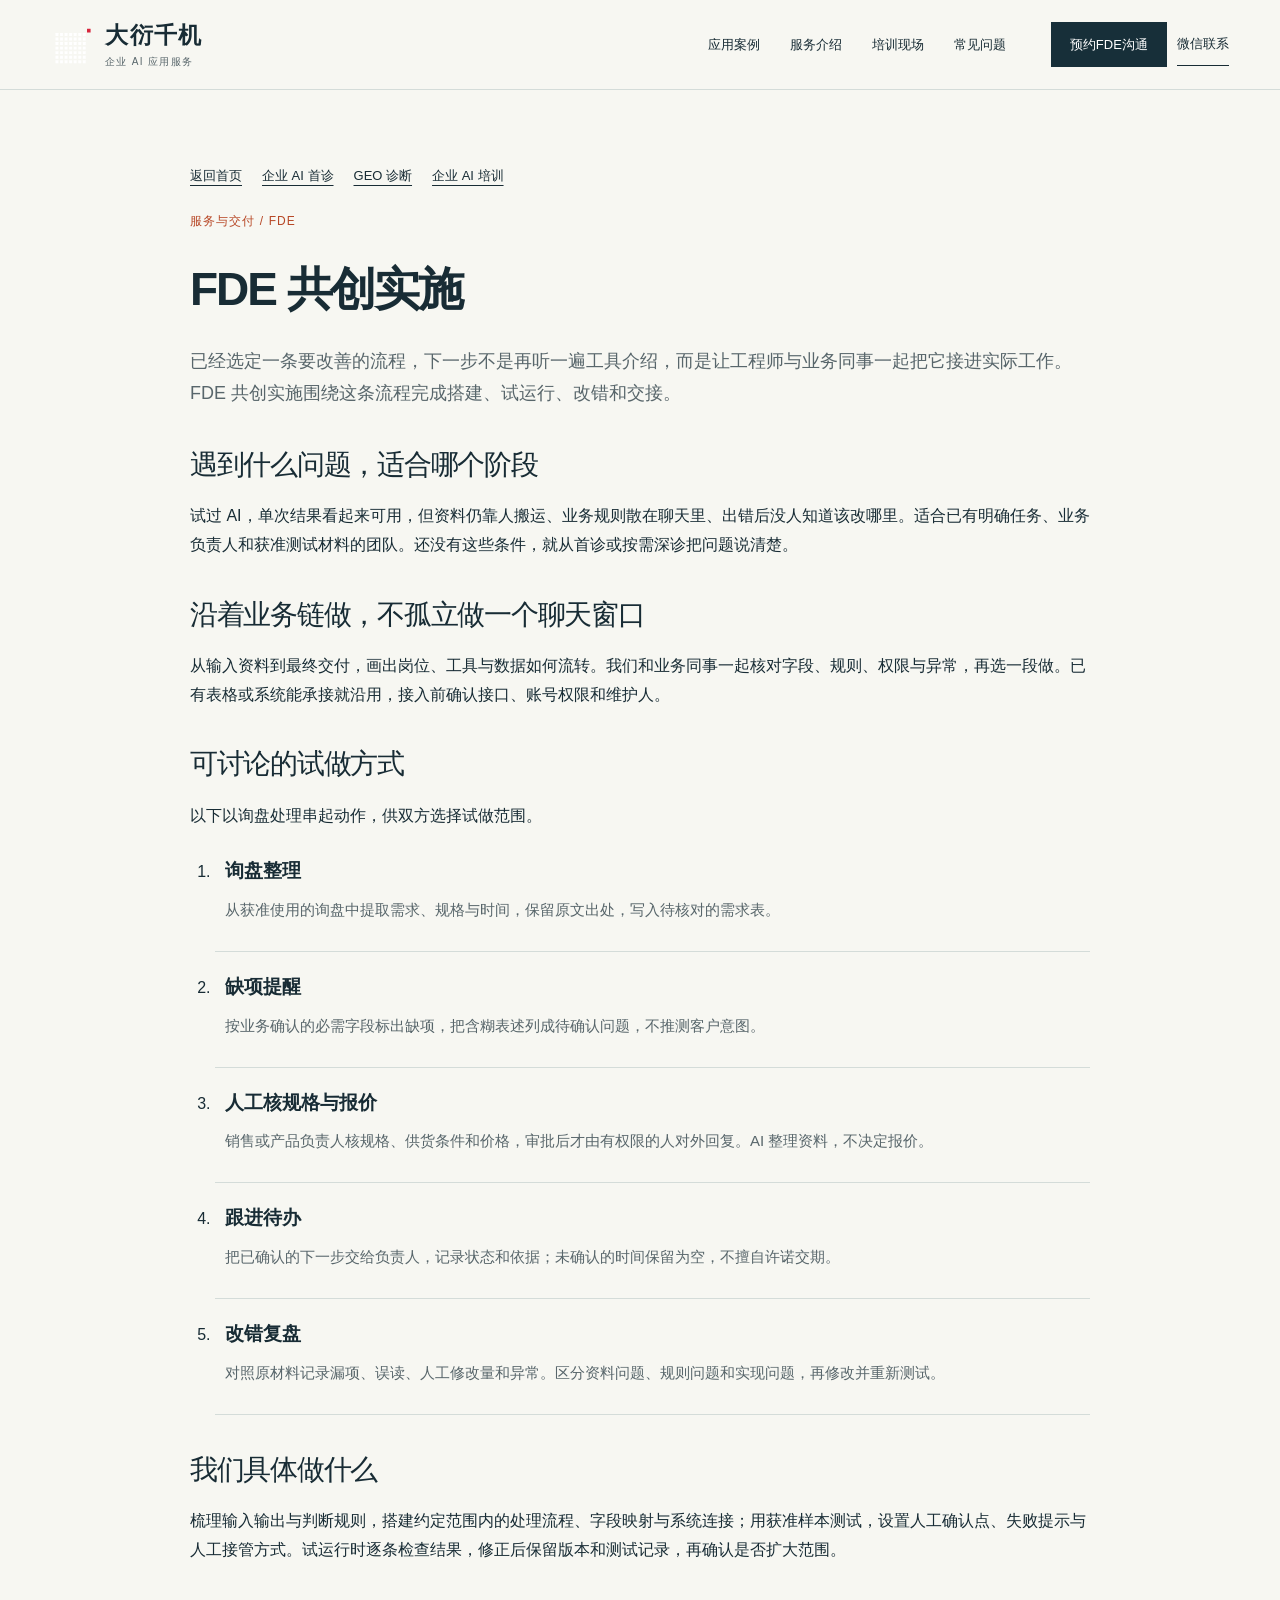
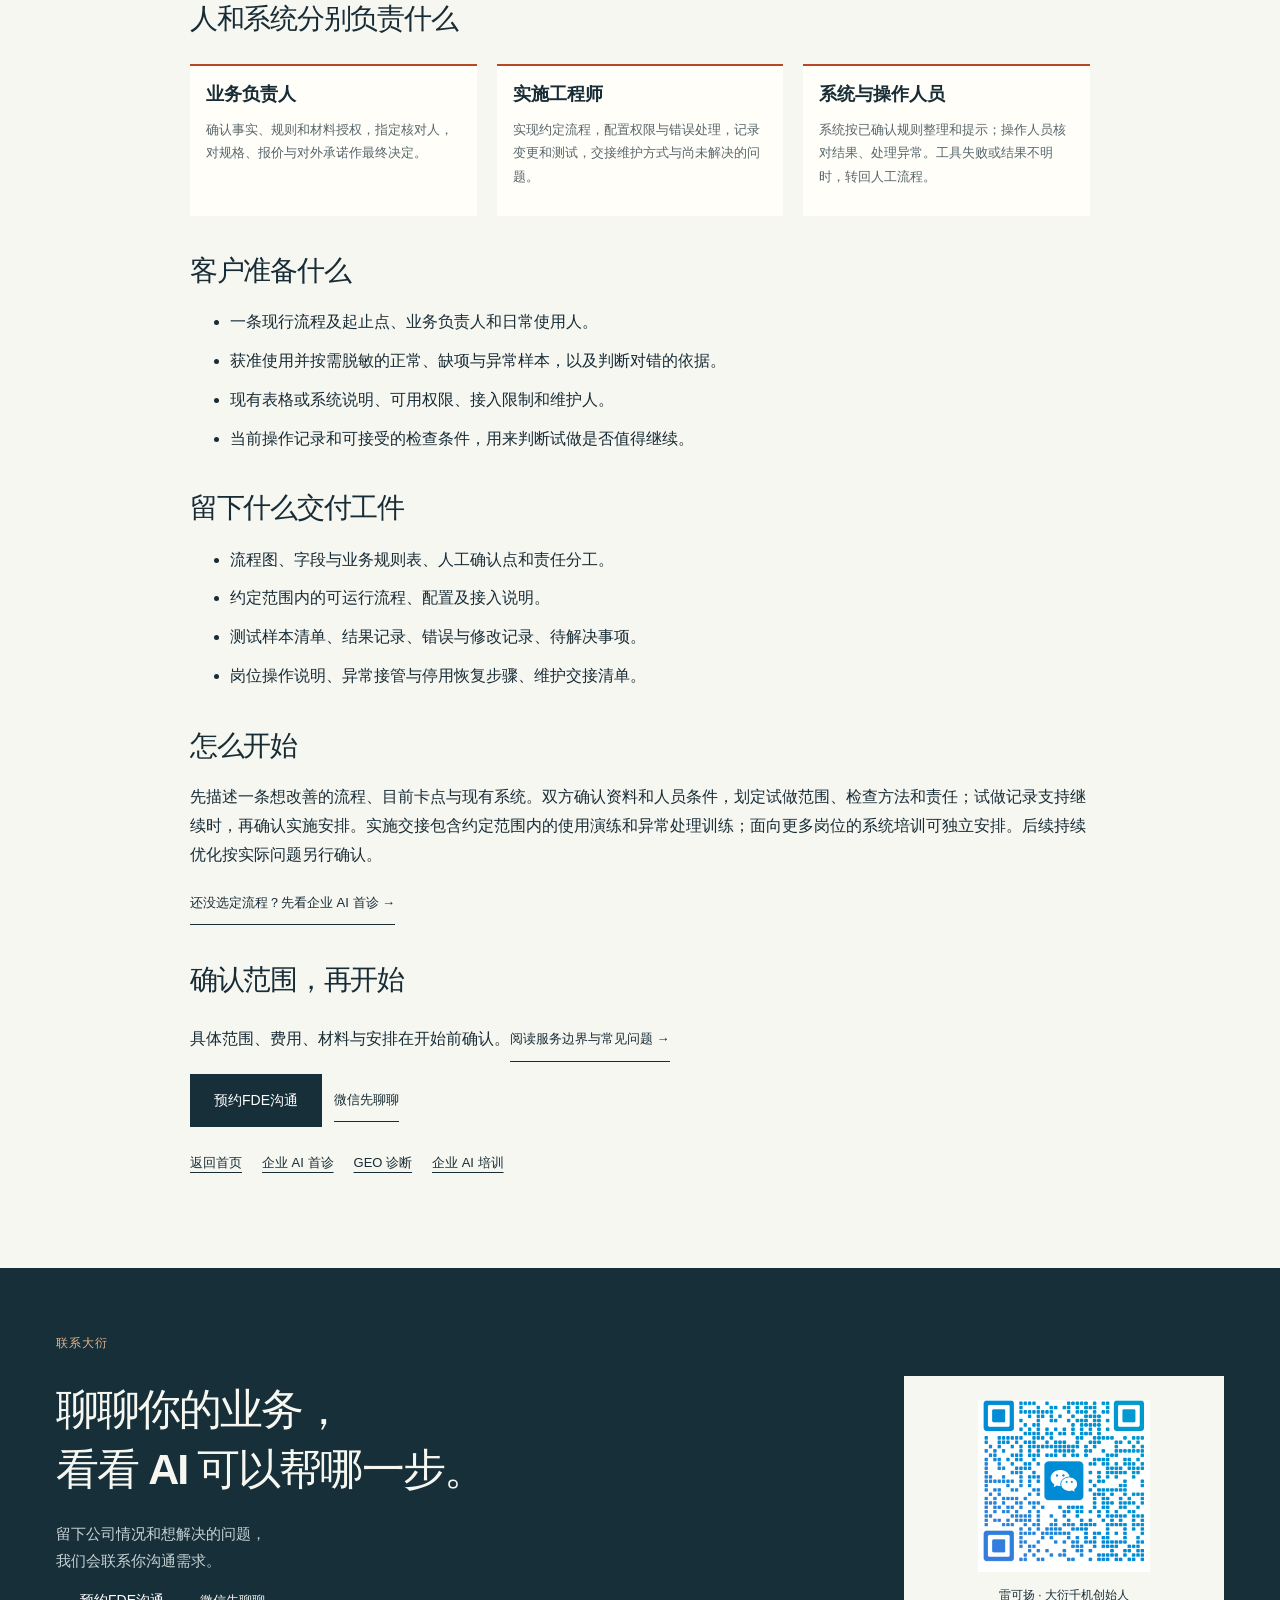
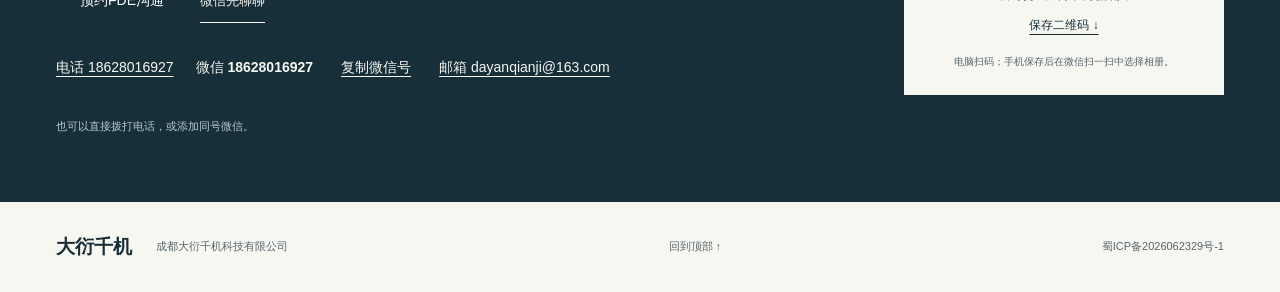
<file: services/fde/index.html>
<!doctype html><html lang="zh-CN"><head><meta charset="utf-8"><meta name="viewport" content="width=device-width,initial-scale=1"><title>FDE 共创实施：流程与交付｜大衍千机</title><meta name="description" content="围绕一条业务流程，完成规则梳理、系统接入、试运行与岗位交接。"><link rel="stylesheet" href="../../assets/page.css"><script type="application/ld+json">{"@context": "https://schema.org", "@graph": [{"@type": "Organization", "@id": "https://dayanqianji.com/#organization", "name": "成都大衍千机科技有限公司", "alternateName": "大衍千机", "founder": {"@id": "https://dayanqianji.com/#person"}, "telephone": "18628016927", "email": "dayanqianji@163.com", "url": "https://dayanqianji.com/"}, {"@type": "Person", "@id": "https://dayanqianji.com/#person", "name": "雷可扬", "alternateName": "可扬", "jobTitle": "大衍千机创始人", "worksFor": {"@id": "https://dayanqianji.com/#organization"}}, {"@type": "Service", "name": "FDE 共创实施", "description": "围绕一条业务流程，完成规则梳理、系统接入、试运行与岗位交接。", "provider": {"@id": "https://dayanqianji.com/#organization"}, "url": "https://dayanqianji.com/services/fde/"}]}</script>
<link rel="canonical" href="https://dayanqianji.com/services/fde/">
<meta property="og:url" content="https://dayanqianji.com/services/fde/"><noscript><style>[data-contact],[data-copy-wechat]{display:none!important}</style></noscript></head><body id="top"><a class="skip" href="#main">跳到正文</a><header class="header">
  <a class="brand" href="../../index.html#top" aria-label="大衍千机首页"><img src="../../assets/logo.svg" width="42" height="42" alt=""><span>大衍千机<small>企业 AI 应用服务</small></span></a>
  <nav aria-label="主导航"><a href="../../index.html#scenarios">应用案例</a><a href="../../index.html#services">服务介绍</a><a href="../../index.html#scenes">培训现场</a><a href="../../index.html#questions">常见问题</a></nav>
  <span class="contact-actions"><a class="button lead-cta small" href="https://my.feishu.cn/share/base/shrcnSEuHCzFN039XWlW2ZPDxAg">预约FDE沟通</a><button class="text-link contact-alternative small" data-contact>微信联系</button></span>
</header>
<main id="main"><article class="wrap detail-page"><nav class="detail-nav" aria-label="其他服务"><a href="../../index.html">返回首页</a><a href="../diagnosis/index.html">企业 AI 首诊</a><a href="../geo/index.html">GEO 诊断</a><a href="../training/index.html">企业 AI 培训</a></nav><p class="eyebrow">服务与交付 / FDE</p><h1>FDE 共创实施</h1><p class="lead">已经选定一条要改善的流程，下一步不是再听一遍工具介绍，而是让工程师与业务同事一起把它接进实际工作。FDE 共创实施围绕这条流程完成搭建、试运行、改错和交接。</p>
<h2>遇到什么问题，适合哪个阶段</h2>
<p>试过 AI，单次结果看起来可用，但资料仍靠人搬运、业务规则散在聊天里、出错后没人知道该改哪里。适合已有明确任务、业务负责人和获准测试材料的团队。还没有这些条件，就从首诊或按需深诊把问题说清楚。</p>
<h2>沿着业务链做，不孤立做一个聊天窗口</h2>
<p>从输入资料到最终交付，画出岗位、工具与数据如何流转。我们和业务同事一起核对字段、规则、权限与异常，再选一段做。已有表格或系统能承接就沿用，接入前确认接口、账号权限和维护人。</p>
<h2>可讨论的试做方式</h2>
<p>以下以询盘处理串起动作，供双方选择试做范围。</p>
<ol class="path-steps">
<li><h3>询盘整理</h3><p>从获准使用的询盘中提取需求、规格与时间，保留原文出处，写入待核对的需求表。</p></li>
<li><h3>缺项提醒</h3><p>按业务确认的必需字段标出缺项，把含糊表述列成待确认问题，不推测客户意图。</p></li>
<li><h3>人工核规格与报价</h3><p>销售或产品负责人核规格、供货条件和价格，审批后才由有权限的人对外回复。AI 整理资料，不决定报价。</p></li>
<li><h3>跟进待办</h3><p>把已确认的下一步交给负责人，记录状态和依据；未确认的时间保留为空，不擅自许诺交期。</p></li>
<li><h3>改错复盘</h3><p>对照原材料记录漏项、误读、人工修改量和异常。区分资料问题、规则问题和实现问题，再修改并重新测试。</p></li>
</ol>
<h2>我们具体做什么</h2>
<p>梳理输入输出与判断规则，搭建约定范围内的处理流程、字段映射与系统连接；用获准样本测试，设置人工确认点、失败提示与人工接管方式。试运行时逐条检查结果，修正后保留版本和测试记录，再确认是否扩大范围。</p>
<h2>人和系统分别负责什么</h2>
<div class="channel-grid"><article><h3>业务负责人</h3><p>确认事实、规则和材料授权，指定核对人，对规格、报价与对外承诺作最终决定。</p></article><article><h3>实施工程师</h3><p>实现约定流程，配置权限与错误处理，记录变更和测试，交接维护方式与尚未解决的问题。</p></article><article><h3>系统与操作人员</h3><p>系统按已确认规则整理和提示；操作人员核对结果、处理异常。工具失败或结果不明时，转回人工流程。</p></article></div>
<h2>客户准备什么</h2>
<ul><li>一条现行流程及起止点、业务负责人和日常使用人。</li><li>获准使用并按需脱敏的正常、缺项与异常样本，以及判断对错的依据。</li><li>现有表格或系统说明、可用权限、接入限制和维护人。</li><li>当前操作记录和可接受的检查条件，用来判断试做是否值得继续。</li></ul>
<h2>留下什么交付工件</h2>
<ul><li>流程图、字段与业务规则表、人工确认点和责任分工。</li><li>约定范围内的可运行流程、配置及接入说明。</li><li>测试样本清单、结果记录、错误与修改记录、待解决事项。</li><li>岗位操作说明、异常接管与停用恢复步骤、维护交接清单。</li></ul>
<h2>怎么开始</h2>
<p>先描述一条想改善的流程、目前卡点与现有系统。双方确认资料和人员条件，划定试做范围、检查方法和责任；试做记录支持继续时，再确认实施安排。实施交接包含约定范围内的使用演练和异常处理训练；面向更多岗位的系统培训可独立安排。后续持续优化按实际问题另行确认。</p>
<a class="text-link" href="../../services/diagnosis/index.html">还没选定流程？先看企业 AI 首诊 →</a>
<h2>确认范围，再开始</h2><p>具体范围、费用、材料与安排在开始前确认。<a class="text-link" href="../../index.html#questions">阅读服务边界与常见问题 →</a></p><span class="contact-actions"><a class="button lead-cta" href="https://my.feishu.cn/share/base/shrcnSEuHCzFN039XWlW2ZPDxAg">预约FDE沟通</a><button class="text-link contact-alternative" data-contact="FDE 共创实施">微信先聊聊</button></span><nav class="detail-nav" aria-label="其他服务"><a href="../../index.html">返回首页</a><a href="../diagnosis/index.html">企业 AI 首诊</a><a href="../geo/index.html">GEO 诊断</a><a href="../training/index.html">企业 AI 培训</a></nav></article><section class="contact-section" id="contact"><div class="wrap contact-grid">
  <div><p class="eyebrow">联系大衍</p><h2>聊聊你的业务，<br>看看 AI 可以帮哪一步。</h2><p>留下公司情况和想解决的问题，<br>我们会联系你沟通需求。</p><span class="contact-actions"><a class="button lead-cta" href="https://my.feishu.cn/share/base/shrcnSEuHCzFN039XWlW2ZPDxAg">预约FDE沟通</a><button class="text-link contact-alternative" data-contact>微信先聊聊</button></span><div class="public-contact"><a href="tel:18628016927">电话 18628016927</a><span>微信 <b>18628016927</b></span><button data-copy-wechat="18628016927">复制微信号</button><noscript><small>可选中微信号手动复制。</small></noscript><a href="mailto:dayanqianji@163.com">邮箱 dayanqianji@163.com</a><p role="status" aria-live="polite"></p></div><p class="contact-small">也可以直接拨打电话，或添加同号微信。</p></div>
  <div class="qr-card"><img src="../../assets/verified-wechat-qr.png" alt="可扬微信二维码" width="192" height="192"><p>雷可扬 · 大衍千机创始人</p><a href="../../assets/verified-wechat-qr.png" download="可扬-微信二维码.png">保存二维码 ↓</a><small>电脑扫码；手机保存后在微信扫一扫中选择相册。</small></div>
</div></section>
</main><footer class="wrap"><span class="footer-brand">大衍千机</span><span>成都大衍千机科技有限公司</span><a href="#top">回到顶部 ↑</a><a href="https://beian.miit.gov.cn/" target="_blank" rel="noopener">蜀ICP备2026062329号-1</a></footer>
<dialog id="sample-dialog" aria-labelledby="sample-title"><div class="dialog-bar"><span>大衍千机 / 交付样例</span><button data-close aria-label="关闭样例">×</button></div><div class="dialog-content"><p class="eyebrow">交付样例 · 虚构业务情境</p><h2 id="sample-title"></h2><div id="sample-content"></div><div class="dialog-actions"><button class="text-link" id="download-sample">保存文字样例 ↓</button><span class="contact-actions"><a class="button lead-cta" href="https://my.feishu.cn/share/base/shrcnSEuHCzFN039XWlW2ZPDxAg">预约FDE沟通</a><button class="text-link contact-alternative" id="sample-contact" data-contact>微信先聊聊</button></span></div></div></dialog>
<dialog id="photo-dialog" aria-labelledby="photo-title"><div class="dialog-bar"><span id="photo-title">现场原图</span><button data-close aria-label="关闭现场照片">×</button></div><div class="photo-body"></div></dialog>
<dialog id="contact-dialog" aria-labelledby="contact-title"><div class="dialog-bar"><span>微信联系 / 雷可扬</span><button data-close aria-label="关闭联系窗口">×</button></div><div class="dialog-content"><p class="eyebrow">不用填表，也不会自动提交资料</p><h2 id="contact-title">加个微信，聊具体的事。</h2><div class="public-contact"><a href="tel:18628016927">电话 18628016927</a><span>微信 <b>18628016927</b></span><button data-copy-wechat="18628016927">复制微信号</button><noscript><small>可选中微信号手动复制。</small></noscript><a href="mailto:dayanqianji@163.com">邮箱 dayanqianji@163.com</a><p role="status" aria-live="polite"></p></div><div class="contact-modal-grid"><div class="modal-qr"><img src="../../assets/verified-wechat-qr.png" alt="可扬微信二维码" width="210" height="210"><a class="text-link" href="../../assets/verified-wechat-qr.png" download="可扬-微信二维码.png">保存二维码 ↓</a><p>电脑用微信扫码。手机保存图片后，<br>在微信“扫一扫”中从相册选择。<br>若无法下载，可长按图片保存。</p></div><div class="message-helper"><label for="topic">你想聊什么</label><select id="topic"><option>还没确定，先聊聊情况</option><option>企业 AI 首诊</option><option>GEO 诊断</option><option>企业 AI 培训</option><option>FDE 共创实施</option></select><label for="message">可以这样开场 <small>可修改后复制到微信</small></label><textarea id="message" rows="5" maxlength="1200"></textarea><button class="button" id="copy-message">复制这段话</button><p id="copy-status" role="status" aria-live="polite">文字仅留在当前页面，不会自动发送或保存。</p></div></div></div></dialog>
<aside class="mobile-contact" aria-label="快捷联系"><a href="tel:18628016927">电话</a><a href="mailto:dayanqianji@163.com">邮件</a><a href="#contact">微信 / 二维码</a></aside><script src="../../assets/page.js" defer></script></body></html>
</file>
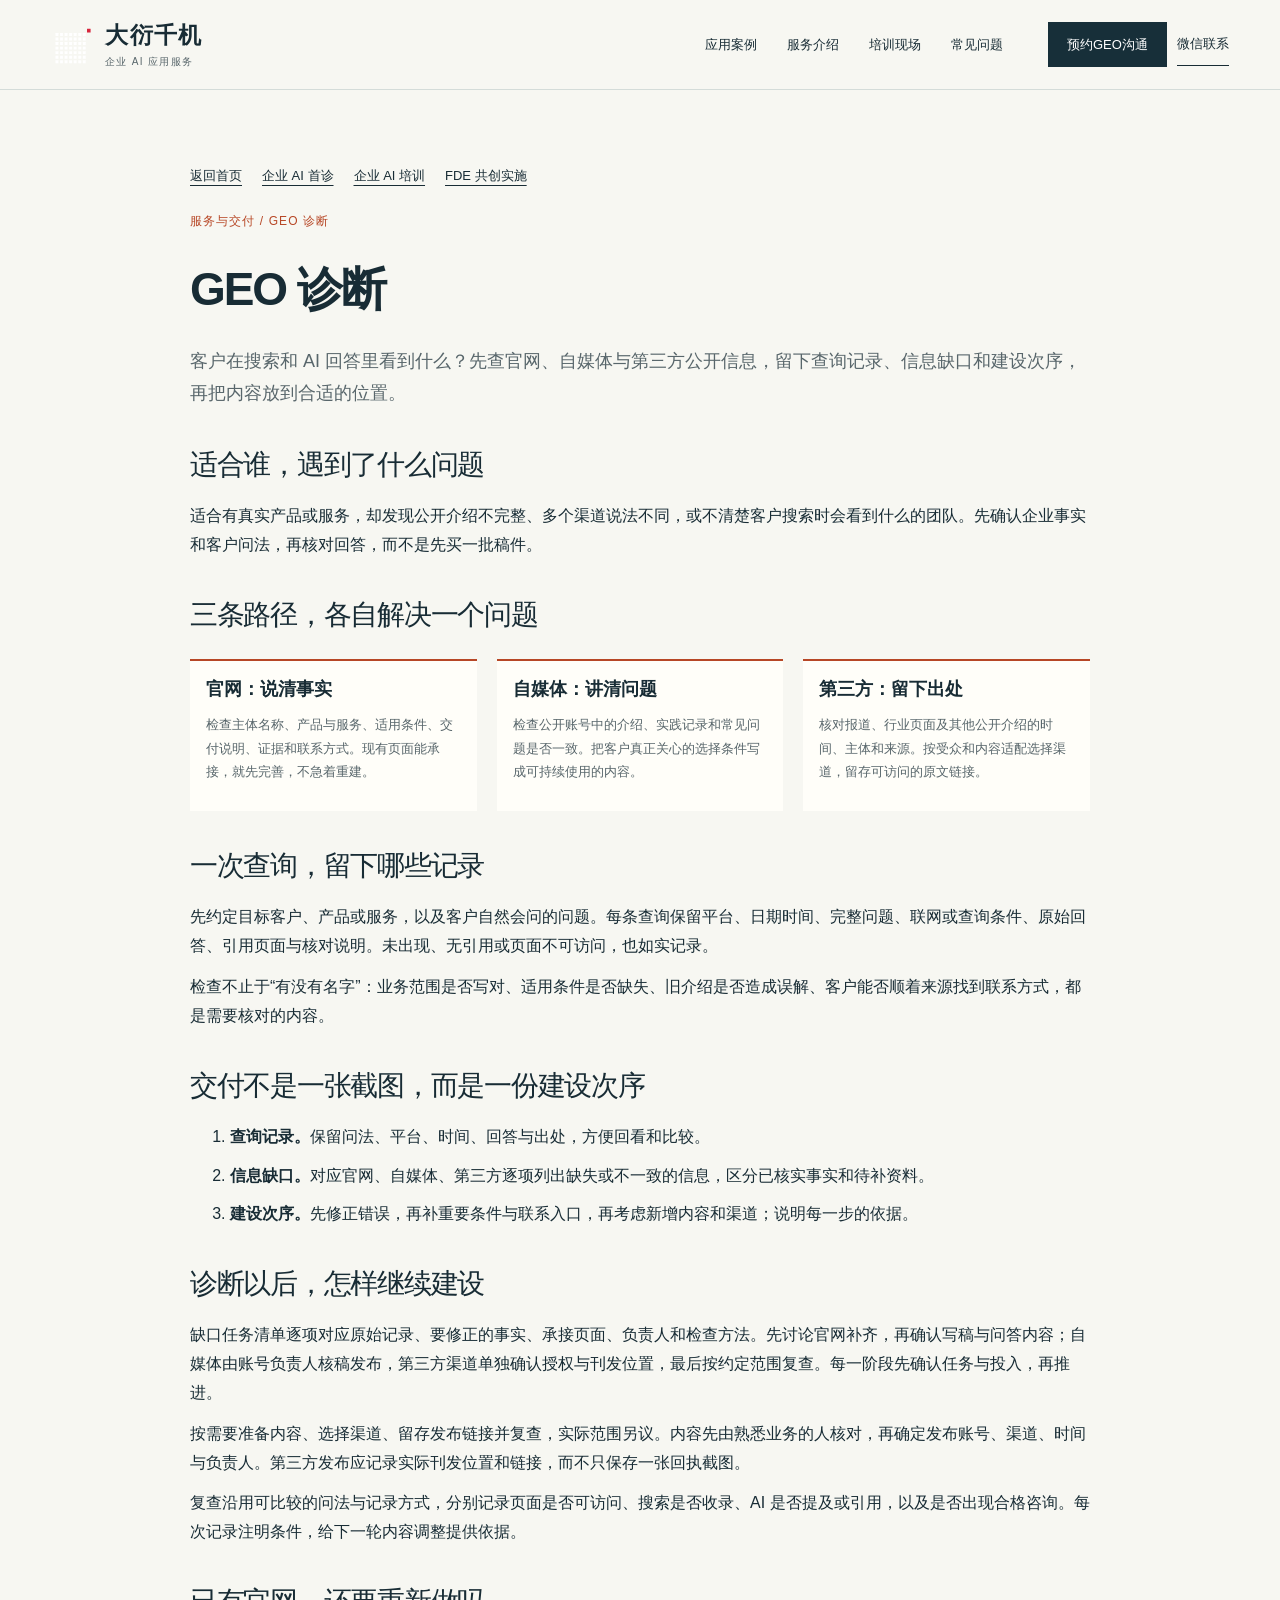
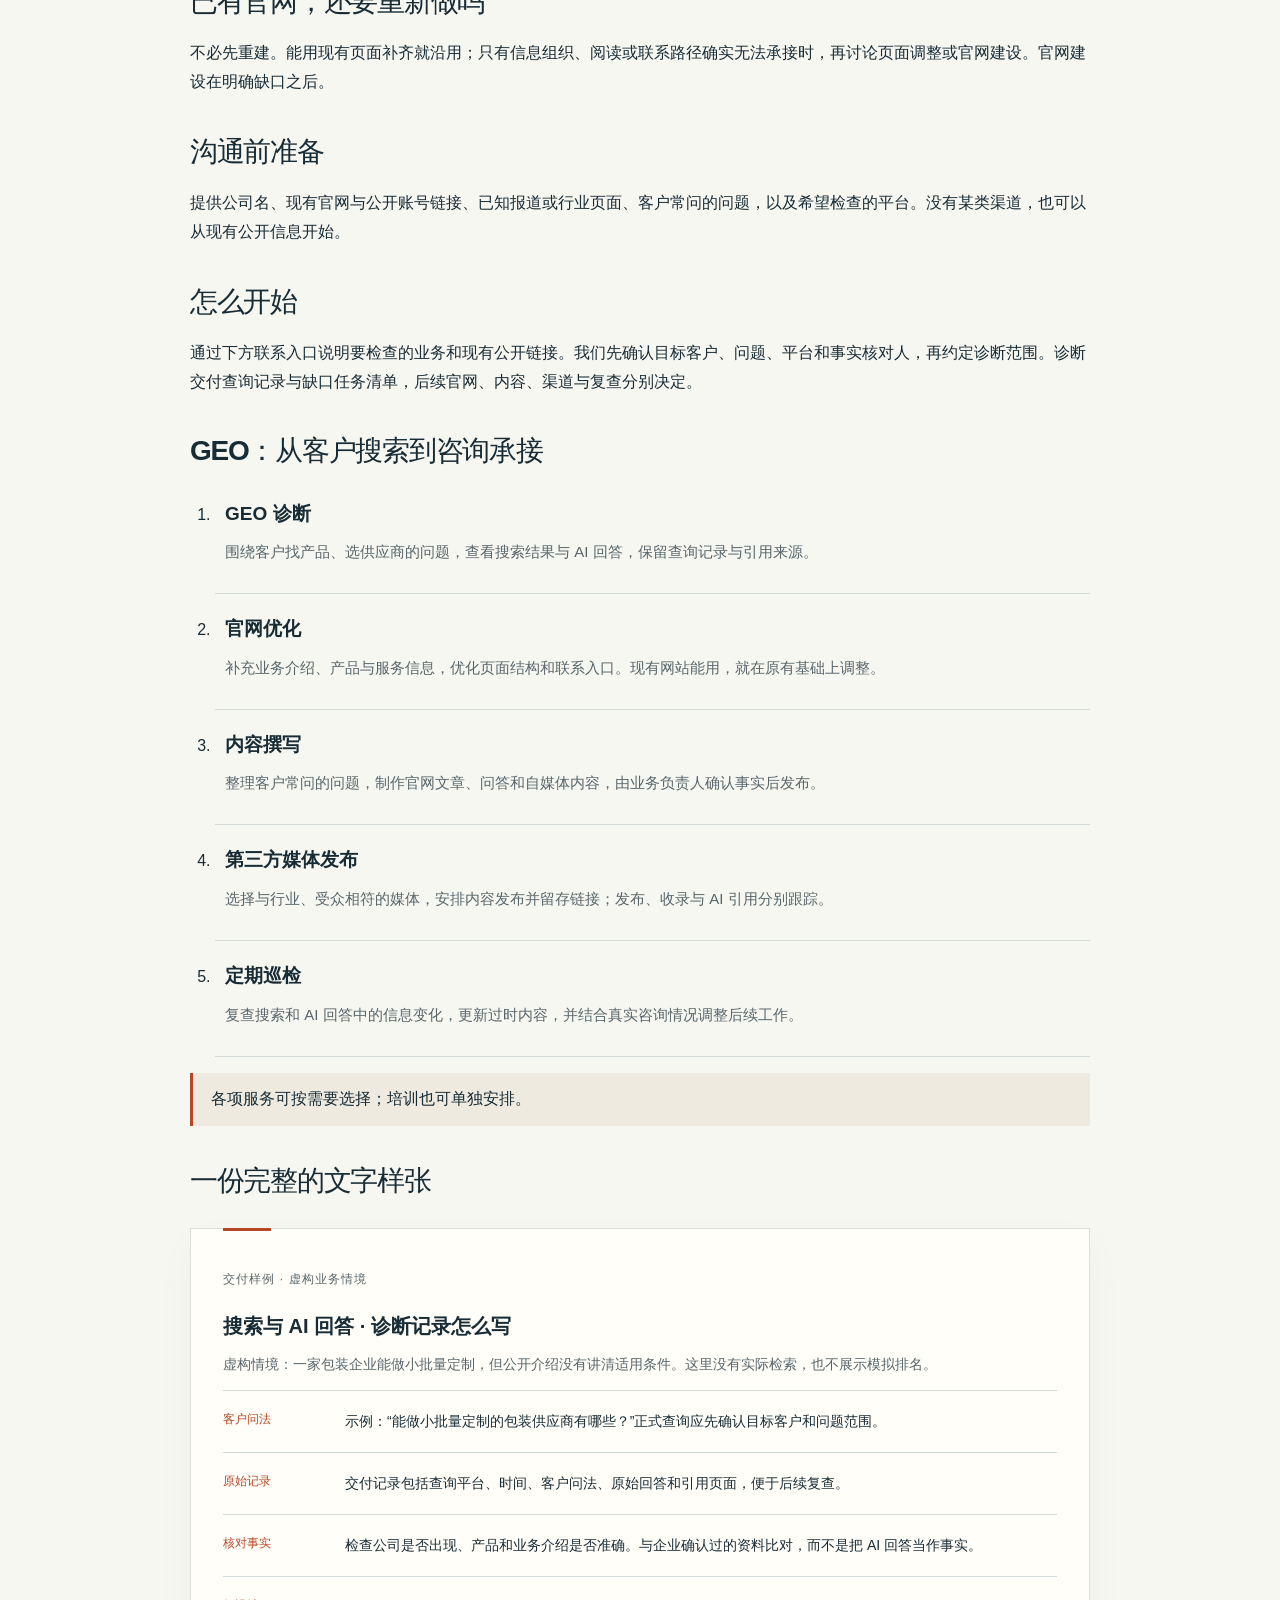
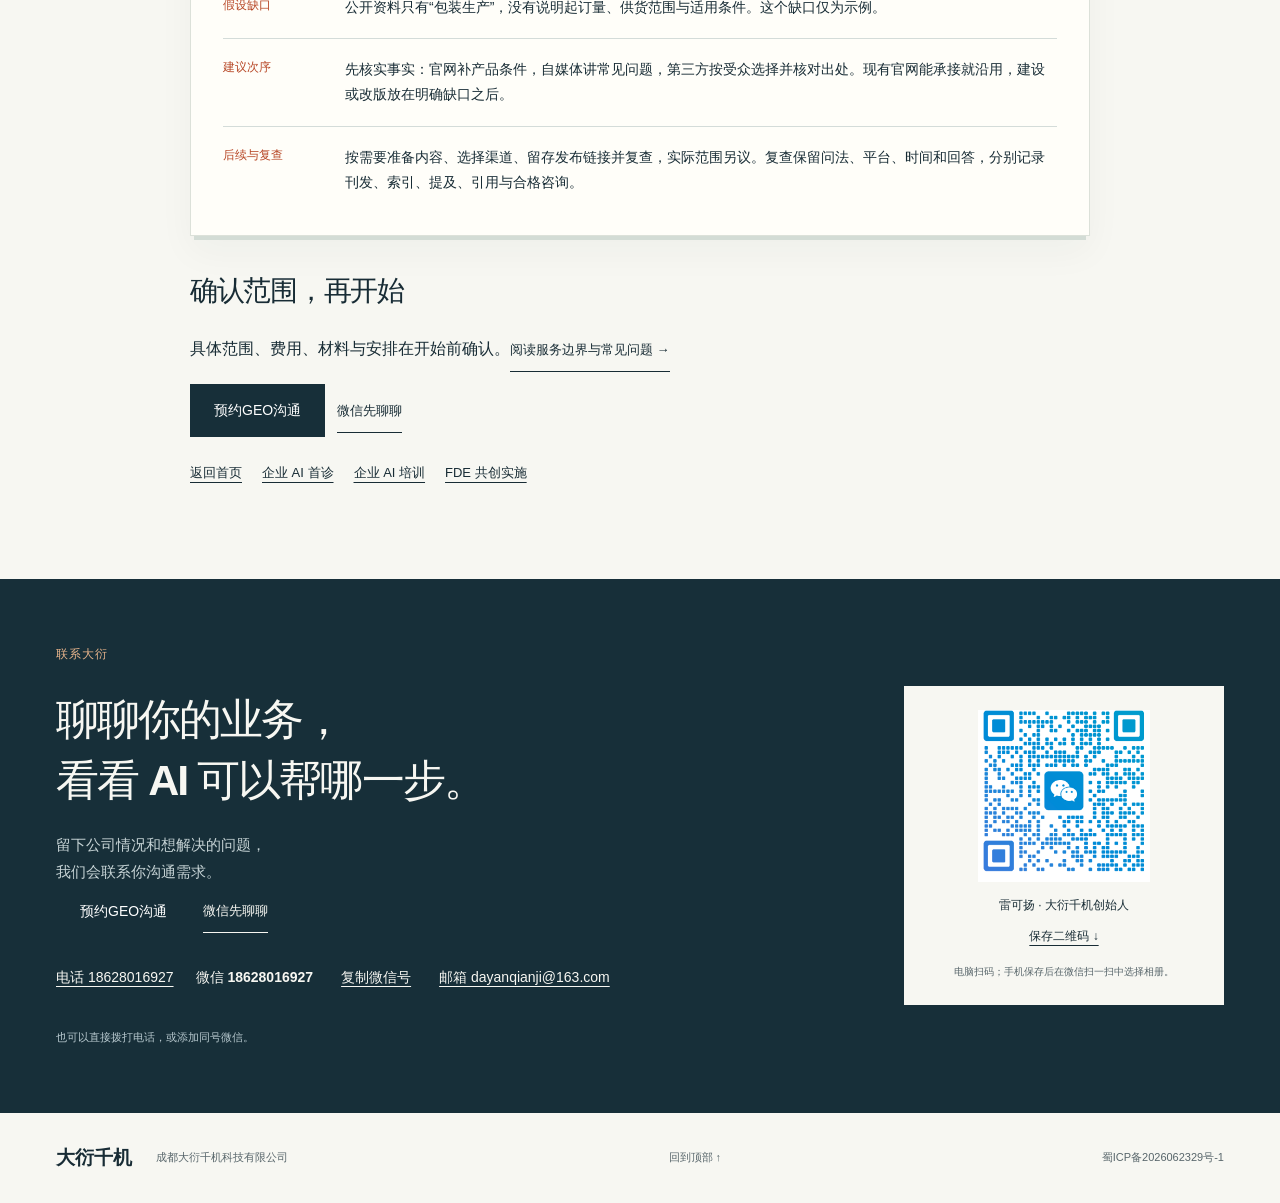
<file: services/geo/index.html>
<!doctype html><html lang="zh-CN"><head><meta charset="utf-8"><meta name="viewport" content="width=device-width,initial-scale=1"><title>GEO 诊断：流程与交付｜大衍千机</title><meta name="description" content="检查官网、自媒体与第三方公开信息，输出查询记录、信息缺口和建设次序；后续内容、渠道与复查按需要另议。"><link rel="stylesheet" href="../../assets/page.css"><script type="application/ld+json">{"@context": "https://schema.org", "@graph": [{"@type": "Organization", "@id": "https://dayanqianji.com/#organization", "name": "成都大衍千机科技有限公司", "alternateName": "大衍千机", "founder": {"@id": "https://dayanqianji.com/#person"}, "telephone": "18628016927", "email": "dayanqianji@163.com", "url": "https://dayanqianji.com/"}, {"@type": "Person", "@id": "https://dayanqianji.com/#person", "name": "雷可扬", "alternateName": "可扬", "jobTitle": "大衍千机创始人", "worksFor": {"@id": "https://dayanqianji.com/#organization"}}, {"@type": "Service", "name": "GEO 诊断", "description": "检查官网、自媒体与第三方公开信息，输出查询记录、信息缺口和建设次序；后续内容、渠道与复查按需要另议。", "provider": {"@id": "https://dayanqianji.com/#organization"}, "url": "https://dayanqianji.com/services/geo/"}]}</script>
<link rel="canonical" href="https://dayanqianji.com/services/geo/">
<meta property="og:url" content="https://dayanqianji.com/services/geo/"><noscript><style>[data-contact],[data-copy-wechat]{display:none!important}</style></noscript></head><body id="top"><a class="skip" href="#main">跳到正文</a><header class="header">
  <a class="brand" href="../../index.html#top" aria-label="大衍千机首页"><img src="../../assets/logo.svg" width="42" height="42" alt=""><span>大衍千机<small>企业 AI 应用服务</small></span></a>
  <nav aria-label="主导航"><a href="../../index.html#scenarios">应用案例</a><a href="../../index.html#services">服务介绍</a><a href="../../index.html#scenes">培训现场</a><a href="../../index.html#questions">常见问题</a></nav>
  <span class="contact-actions"><a class="button lead-cta small" href="https://my.feishu.cn/share/base/shrcnSEuHCzFN039XWlW2ZPDxAg">预约GEO沟通</a><button class="text-link contact-alternative small" data-contact>微信联系</button></span>
</header>
<main id="main"><article class="wrap detail-page"><nav class="detail-nav" aria-label="其他服务"><a href="../../index.html">返回首页</a><a href="../diagnosis/index.html">企业 AI 首诊</a><a href="../training/index.html">企业 AI 培训</a><a href="../fde/index.html">FDE 共创实施</a></nav><p class="eyebrow">服务与交付 / GEO 诊断</p><h1>GEO 诊断</h1><p class="lead">客户在搜索和 AI 回答里看到什么？先查官网、自媒体与第三方公开信息，留下查询记录、信息缺口和建设次序，再把内容放到合适的位置。</p>
<h2>适合谁，遇到了什么问题</h2>
<p>适合有真实产品或服务，却发现公开介绍不完整、多个渠道说法不同，或不清楚客户搜索时会看到什么的团队。先确认企业事实和客户问法，再核对回答，而不是先买一批稿件。</p>
<h2>三条路径，各自解决一个问题</h2>
<div class="channel-grid"><article><h3>官网：说清事实</h3><p>检查主体名称、产品与服务、适用条件、交付说明、证据和联系方式。现有页面能承接，就先完善，不急着重建。</p></article><article><h3>自媒体：讲清问题</h3><p>检查公开账号中的介绍、实践记录和常见问题是否一致。把客户真正关心的选择条件写成可持续使用的内容。</p></article><article><h3>第三方：留下出处</h3><p>核对报道、行业页面及其他公开介绍的时间、主体和来源。按受众和内容适配选择渠道，留存可访问的原文链接。</p></article></div>
<h2>一次查询，留下哪些记录</h2>
<p>先约定目标客户、产品或服务，以及客户自然会问的问题。每条查询保留平台、日期时间、完整问题、联网或查询条件、原始回答、引用页面与核对说明。未出现、无引用或页面不可访问，也如实记录。</p>
<p>检查不止于“有没有名字”：业务范围是否写对、适用条件是否缺失、旧介绍是否造成误解、客户能否顺着来源找到联系方式，都是需要核对的内容。</p>
<h2>交付不是一张截图，而是一份建设次序</h2>
<ol><li><strong>查询记录。</strong>保留问法、平台、时间、回答与出处，方便回看和比较。</li><li><strong>信息缺口。</strong>对应官网、自媒体、第三方逐项列出缺失或不一致的信息，区分已核实事实和待补资料。</li><li><strong>建设次序。</strong>先修正错误，再补重要条件与联系入口，再考虑新增内容和渠道；说明每一步的依据。</li></ol>
<h2>诊断以后，怎样继续建设</h2>
<p>缺口任务清单逐项对应原始记录、要修正的事实、承接页面、负责人和检查方法。先讨论官网补齐，再确认写稿与问答内容；自媒体由账号负责人核稿发布，第三方渠道单独确认授权与刊发位置，最后按约定范围复查。每一阶段先确认任务与投入，再推进。</p>
<p>按需要准备内容、选择渠道、留存发布链接并复查，实际范围另议。内容先由熟悉业务的人核对，再确定发布账号、渠道、时间与负责人。第三方发布应记录实际刊发位置和链接，而不只保存一张回执截图。</p>
<p>复查沿用可比较的问法与记录方式，分别记录页面是否可访问、搜索是否收录、AI 是否提及或引用，以及是否出现合格咨询。每次记录注明条件，给下一轮内容调整提供依据。</p>
<h2>已有官网，还要重新做吗</h2>
<p>不必先重建。能用现有页面补齐就沿用；只有信息组织、阅读或联系路径确实无法承接时，再讨论页面调整或官网建设。官网建设在明确缺口之后。</p>
<h2>沟通前准备</h2>
<p>提供公司名、现有官网与公开账号链接、已知报道或行业页面、客户常问的问题，以及希望检查的平台。没有某类渠道，也可以从现有公开信息开始。</p>
<h2>怎么开始</h2>
<p>通过下方联系入口说明要检查的业务和现有公开链接。我们先确认目标客户、问题、平台和事实核对人，再约定诊断范围。诊断交付查询记录与缺口任务清单，后续官网、内容、渠道与复查分别决定。</p>
<h2>GEO：从客户搜索到咨询承接</h2><ol class="path-steps"><li><h3>GEO 诊断</h3><p>围绕客户找产品、选供应商的问题，查看搜索结果与 AI 回答，保留查询记录与引用来源。</p></li><li><h3>官网优化</h3><p>补充业务介绍、产品与服务信息，优化页面结构和联系入口。现有网站能用，就在原有基础上调整。</p></li><li><h3>内容撰写</h3><p>整理客户常问的问题，制作官网文章、问答和自媒体内容，由业务负责人确认事实后发布。</p></li><li><h3>第三方媒体发布</h3><p>选择与行业、受众相符的媒体，安排内容发布并留存链接；发布、收录与 AI 引用分别跟踪。</p></li><li><h3>定期巡检</h3><p>复查搜索和 AI 回答中的信息变化，更新过时内容，并结合真实咨询情况调整后续工作。</p></li></ol><p class="path-boundary">各项服务可按需要选择；培训也可单独安排。</p><h2>一份完整的文字样张</h2><article class="paper sample-detail"><p class="eyebrow">交付样例 · 虚构业务情境</p><h3>搜索与 AI 回答 · 诊断记录怎么写</h3><p>虚构情境：一家包装企业能做小批量定制，但公开介绍没有讲清适用条件。这里没有实际检索，也不展示模拟排名。</p><dl><div><dt>客户问法</dt><dd>示例：“能做小批量定制的包装供应商有哪些？”正式查询应先确认目标客户和问题范围。</dd></div><div><dt>原始记录</dt><dd>交付记录包括查询平台、时间、客户问法、原始回答和引用页面，便于后续复查。</dd></div><div><dt>核对事实</dt><dd>检查公司是否出现、产品和业务介绍是否准确。与企业确认过的资料比对，而不是把 AI 回答当作事实。</dd></div><div><dt>假设缺口</dt><dd>公开资料只有“包装生产”，没有说明起订量、供货范围与适用条件。这个缺口仅为示例。</dd></div><div><dt>建议次序</dt><dd>先核实事实：官网补产品条件，自媒体讲常见问题，第三方按受众选择并核对出处。现有官网能承接就沿用，建设或改版放在明确缺口之后。</dd></div><div><dt>后续与复查</dt><dd>按需要准备内容、选择渠道、留存发布链接并复查，实际范围另议。复查保留问法、平台、时间和回答，分别记录刊发、索引、提及、引用与合格咨询。</dd></div></dl></article><h2>确认范围，再开始</h2><p>具体范围、费用、材料与安排在开始前确认。<a class="text-link" href="../../index.html#questions">阅读服务边界与常见问题 →</a></p><span class="contact-actions"><a class="button lead-cta" href="https://my.feishu.cn/share/base/shrcnSEuHCzFN039XWlW2ZPDxAg">预约GEO沟通</a><button class="text-link contact-alternative" data-contact="GEO 诊断">微信先聊聊</button></span><nav class="detail-nav" aria-label="其他服务"><a href="../../index.html">返回首页</a><a href="../diagnosis/index.html">企业 AI 首诊</a><a href="../training/index.html">企业 AI 培训</a><a href="../fde/index.html">FDE 共创实施</a></nav></article><section class="contact-section" id="contact"><div class="wrap contact-grid">
  <div><p class="eyebrow">联系大衍</p><h2>聊聊你的业务，<br>看看 AI 可以帮哪一步。</h2><p>留下公司情况和想解决的问题，<br>我们会联系你沟通需求。</p><span class="contact-actions"><a class="button lead-cta" href="https://my.feishu.cn/share/base/shrcnSEuHCzFN039XWlW2ZPDxAg">预约GEO沟通</a><button class="text-link contact-alternative" data-contact>微信先聊聊</button></span><div class="public-contact"><a href="tel:18628016927">电话 18628016927</a><span>微信 <b>18628016927</b></span><button data-copy-wechat="18628016927">复制微信号</button><noscript><small>可选中微信号手动复制。</small></noscript><a href="mailto:dayanqianji@163.com">邮箱 dayanqianji@163.com</a><p role="status" aria-live="polite"></p></div><p class="contact-small">也可以直接拨打电话，或添加同号微信。</p></div>
  <div class="qr-card"><img src="../../assets/verified-wechat-qr.png" alt="可扬微信二维码" width="192" height="192"><p>雷可扬 · 大衍千机创始人</p><a href="../../assets/verified-wechat-qr.png" download="可扬-微信二维码.png">保存二维码 ↓</a><small>电脑扫码；手机保存后在微信扫一扫中选择相册。</small></div>
</div></section>
</main><footer class="wrap"><span class="footer-brand">大衍千机</span><span>成都大衍千机科技有限公司</span><a href="#top">回到顶部 ↑</a><a href="https://beian.miit.gov.cn/" target="_blank" rel="noopener">蜀ICP备2026062329号-1</a></footer>
<dialog id="sample-dialog" aria-labelledby="sample-title"><div class="dialog-bar"><span>大衍千机 / 交付样例</span><button data-close aria-label="关闭样例">×</button></div><div class="dialog-content"><p class="eyebrow">交付样例 · 虚构业务情境</p><h2 id="sample-title"></h2><div id="sample-content"></div><div class="dialog-actions"><button class="text-link" id="download-sample">保存文字样例 ↓</button><span class="contact-actions"><a class="button lead-cta" href="https://my.feishu.cn/share/base/shrcnSEuHCzFN039XWlW2ZPDxAg">预约GEO沟通</a><button class="text-link contact-alternative" id="sample-contact" data-contact>微信先聊聊</button></span></div></div></dialog>
<dialog id="photo-dialog" aria-labelledby="photo-title"><div class="dialog-bar"><span id="photo-title">现场原图</span><button data-close aria-label="关闭现场照片">×</button></div><div class="photo-body"></div></dialog>
<dialog id="contact-dialog" aria-labelledby="contact-title"><div class="dialog-bar"><span>微信联系 / 雷可扬</span><button data-close aria-label="关闭联系窗口">×</button></div><div class="dialog-content"><p class="eyebrow">不用填表，也不会自动提交资料</p><h2 id="contact-title">加个微信，聊具体的事。</h2><div class="public-contact"><a href="tel:18628016927">电话 18628016927</a><span>微信 <b>18628016927</b></span><button data-copy-wechat="18628016927">复制微信号</button><noscript><small>可选中微信号手动复制。</small></noscript><a href="mailto:dayanqianji@163.com">邮箱 dayanqianji@163.com</a><p role="status" aria-live="polite"></p></div><div class="contact-modal-grid"><div class="modal-qr"><img src="../../assets/verified-wechat-qr.png" alt="可扬微信二维码" width="210" height="210"><a class="text-link" href="../../assets/verified-wechat-qr.png" download="可扬-微信二维码.png">保存二维码 ↓</a><p>电脑用微信扫码。手机保存图片后，<br>在微信“扫一扫”中从相册选择。<br>若无法下载，可长按图片保存。</p></div><div class="message-helper"><label for="topic">你想聊什么</label><select id="topic"><option>还没确定，先聊聊情况</option><option>企业 AI 首诊</option><option>GEO 诊断</option><option>企业 AI 培训</option><option>FDE 共创实施</option></select><label for="message">可以这样开场 <small>可修改后复制到微信</small></label><textarea id="message" rows="5" maxlength="1200"></textarea><button class="button" id="copy-message">复制这段话</button><p id="copy-status" role="status" aria-live="polite">文字仅留在当前页面，不会自动发送或保存。</p></div></div></div></dialog>
<aside class="mobile-contact" aria-label="快捷联系"><a href="tel:18628016927">电话</a><a href="mailto:dayanqianji@163.com">邮件</a><a href="#contact">微信 / 二维码</a></aside><script src="../../assets/page.js" defer></script></body></html>
</file>
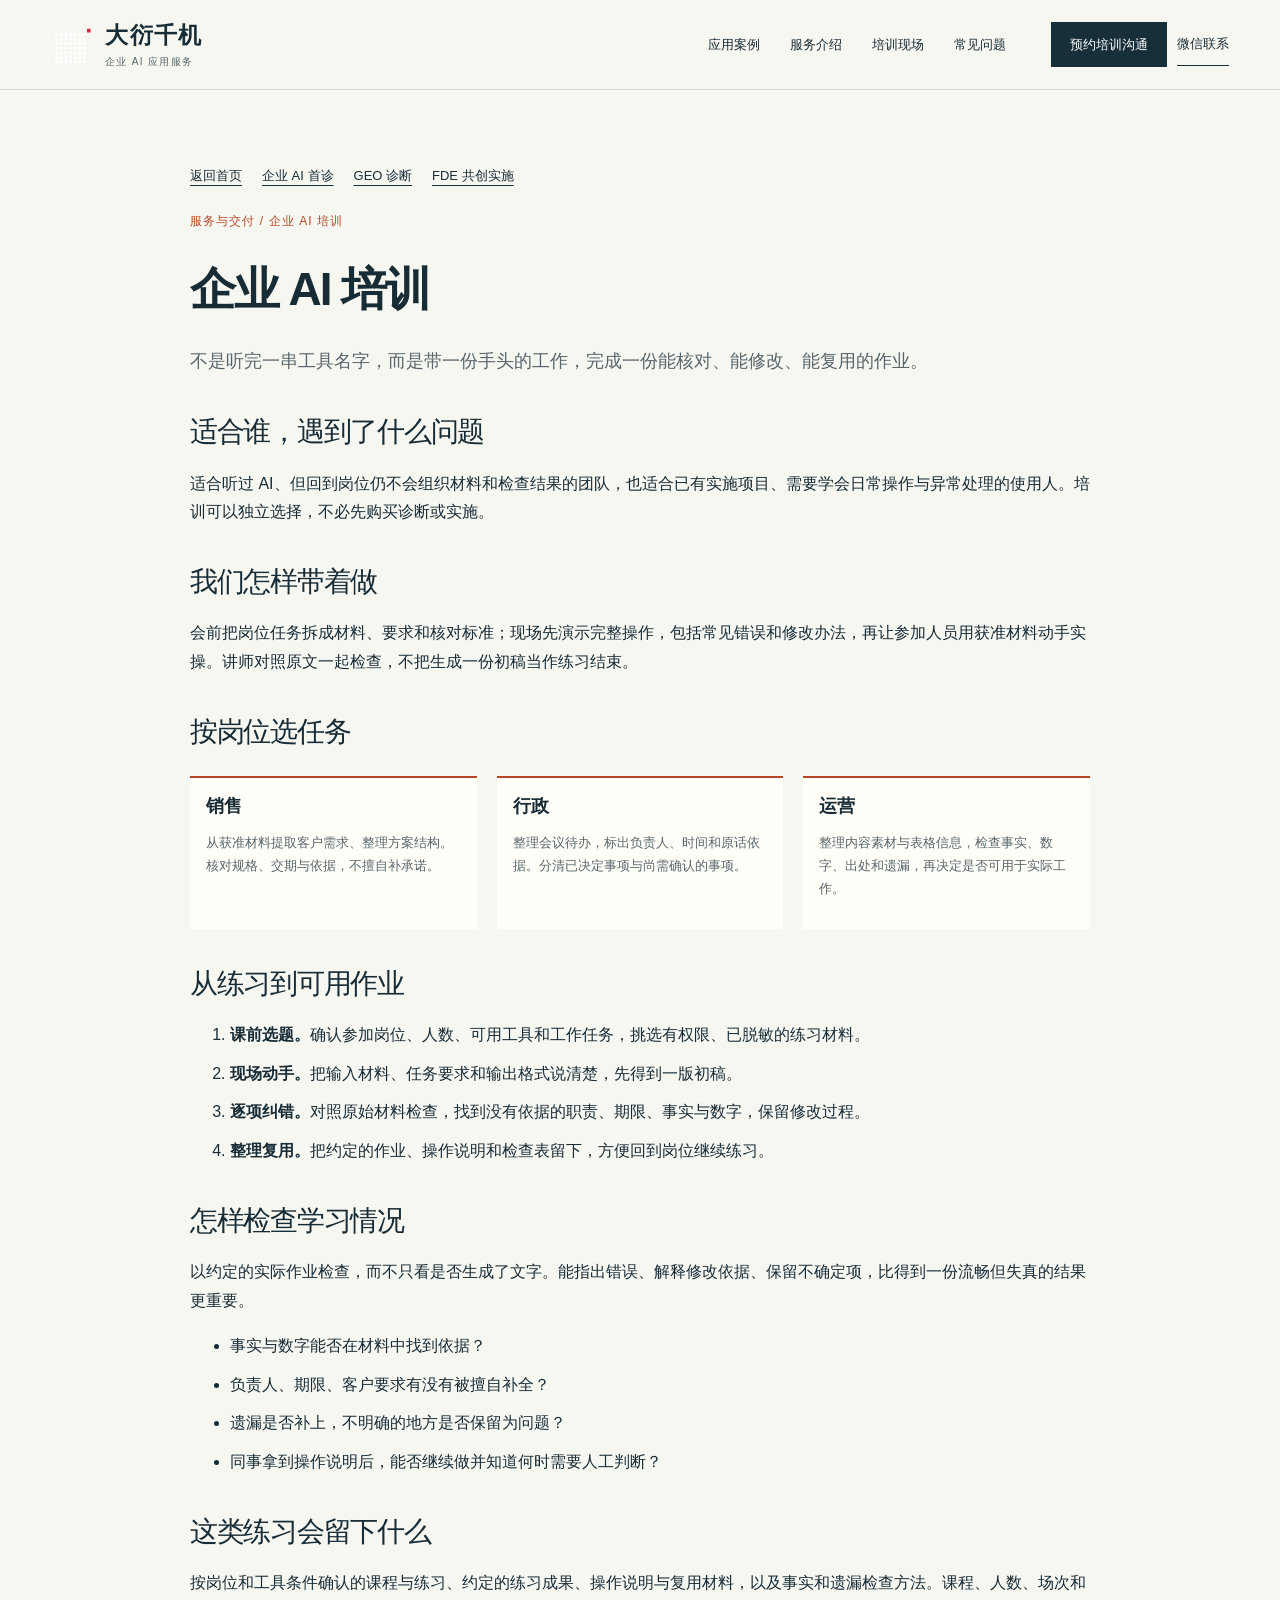
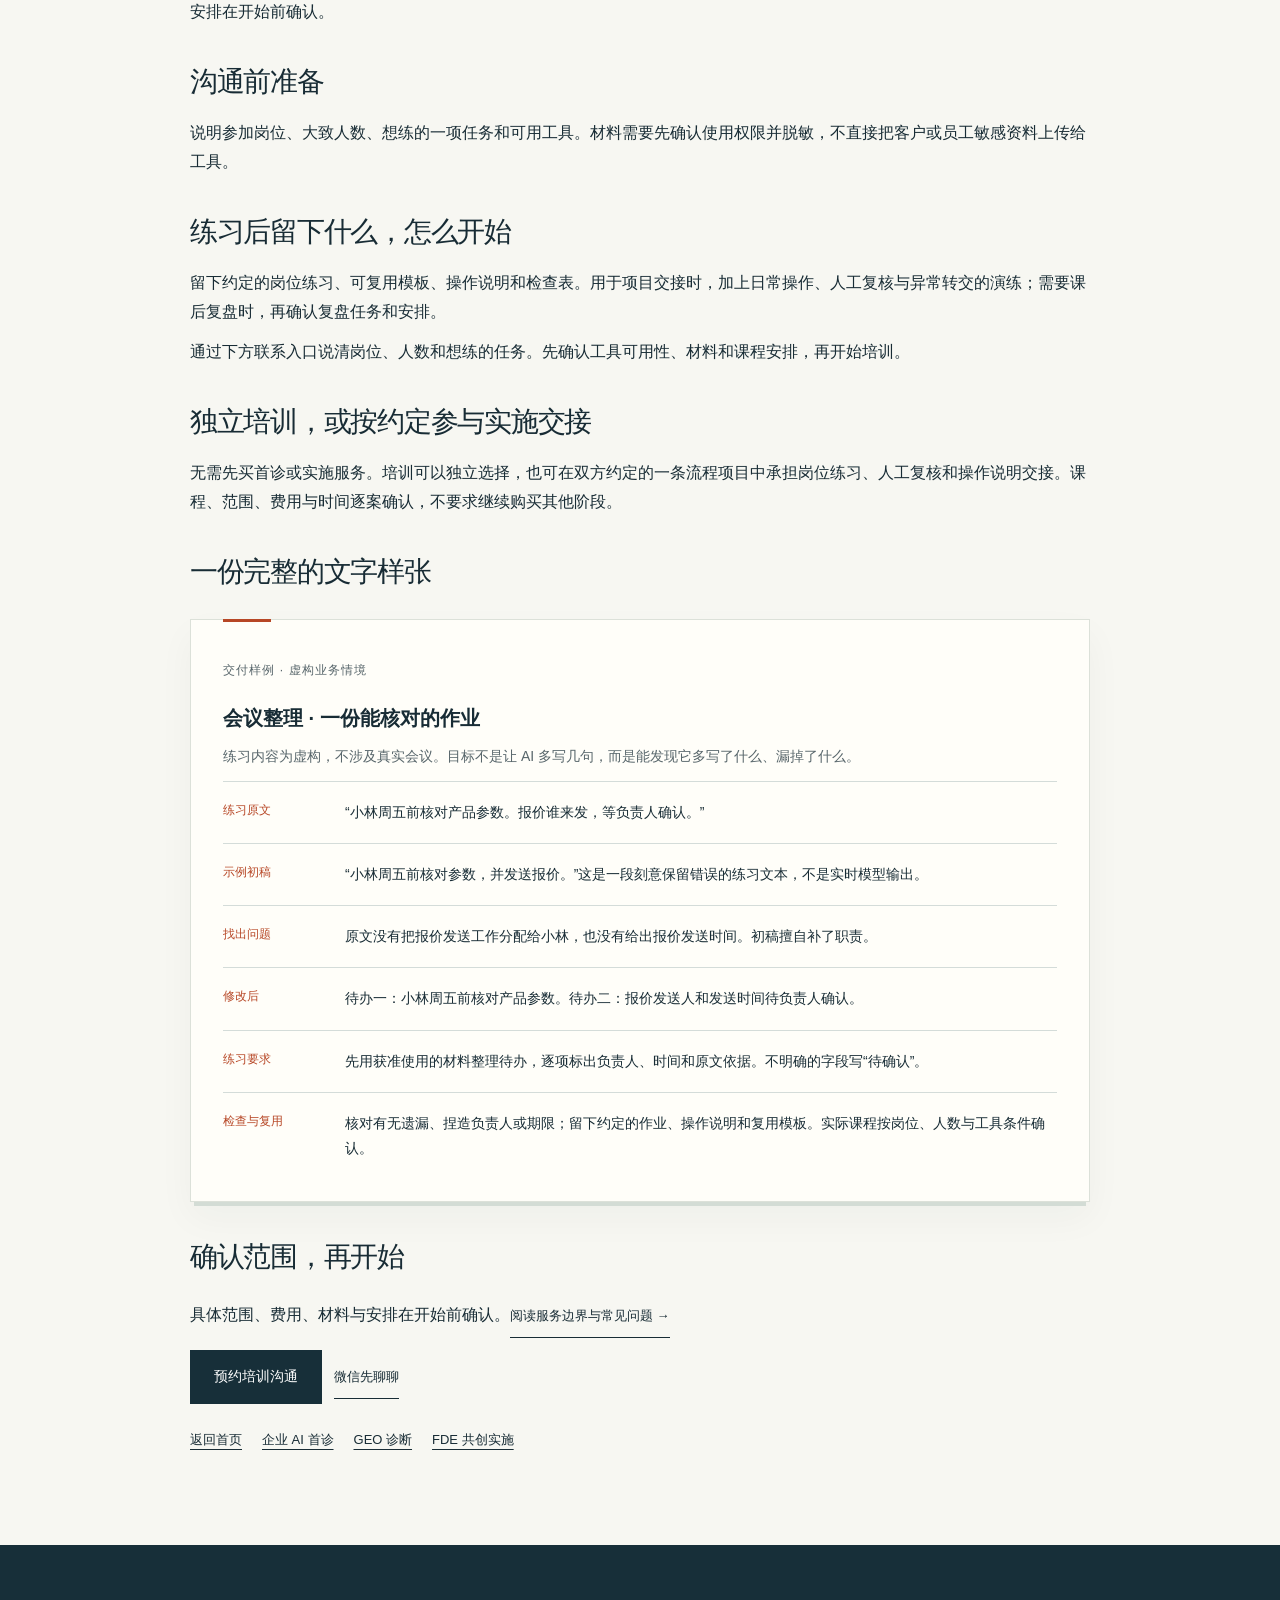
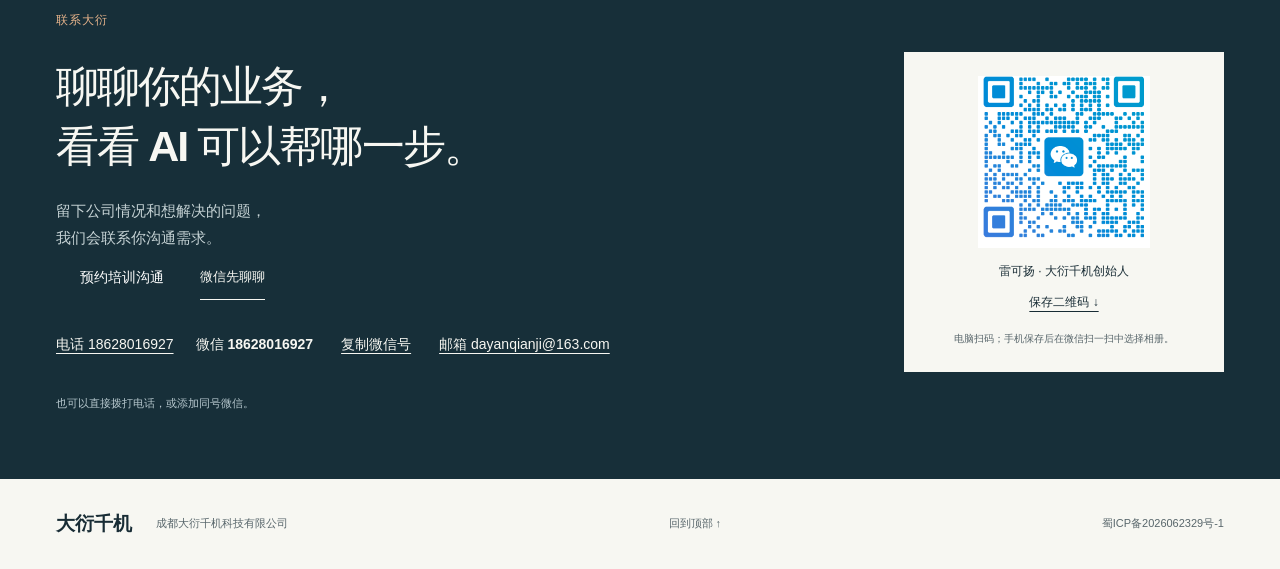
<file: services/training/index.html>
<!doctype html><html lang="zh-CN"><head><meta charset="utf-8"><meta name="viewport" content="width=device-width,initial-scale=1"><title>企业 AI 培训：流程与交付｜大衍千机</title><meta name="description" content="按销售、行政、运营等岗位练习，留下约定作业、操作说明与核对方法。"><link rel="stylesheet" href="../../assets/page.css"><script type="application/ld+json">{"@context": "https://schema.org", "@graph": [{"@type": "Organization", "@id": "https://dayanqianji.com/#organization", "name": "成都大衍千机科技有限公司", "alternateName": "大衍千机", "founder": {"@id": "https://dayanqianji.com/#person"}, "telephone": "18628016927", "email": "dayanqianji@163.com", "url": "https://dayanqianji.com/"}, {"@type": "Person", "@id": "https://dayanqianji.com/#person", "name": "雷可扬", "alternateName": "可扬", "jobTitle": "大衍千机创始人", "worksFor": {"@id": "https://dayanqianji.com/#organization"}}, {"@type": "Service", "name": "企业 AI 培训", "description": "按销售、行政、运营等岗位练习，留下约定作业、操作说明与核对方法。", "provider": {"@id": "https://dayanqianji.com/#organization"}, "url": "https://dayanqianji.com/services/training/"}]}</script>
<link rel="canonical" href="https://dayanqianji.com/services/training/">
<meta property="og:url" content="https://dayanqianji.com/services/training/"><noscript><style>[data-contact],[data-copy-wechat]{display:none!important}</style></noscript></head><body id="top"><a class="skip" href="#main">跳到正文</a><header class="header">
  <a class="brand" href="../../index.html#top" aria-label="大衍千机首页"><img src="../../assets/logo.svg" width="42" height="42" alt=""><span>大衍千机<small>企业 AI 应用服务</small></span></a>
  <nav aria-label="主导航"><a href="../../index.html#scenarios">应用案例</a><a href="../../index.html#services">服务介绍</a><a href="../../index.html#scenes">培训现场</a><a href="../../index.html#questions">常见问题</a></nav>
  <span class="contact-actions"><a class="button lead-cta small" href="https://my.feishu.cn/share/base/shrcnSEuHCzFN039XWlW2ZPDxAg">预约培训沟通</a><button class="text-link contact-alternative small" data-contact>微信联系</button></span>
</header>
<main id="main"><article class="wrap detail-page"><nav class="detail-nav" aria-label="其他服务"><a href="../../index.html">返回首页</a><a href="../diagnosis/index.html">企业 AI 首诊</a><a href="../geo/index.html">GEO 诊断</a><a href="../fde/index.html">FDE 共创实施</a></nav><p class="eyebrow">服务与交付 / 企业 AI 培训</p><h1>企业 AI 培训</h1><p class="lead">不是听完一串工具名字，而是带一份手头的工作，完成一份能核对、能修改、能复用的作业。</p>
<h2>适合谁，遇到了什么问题</h2>
<p>适合听过 AI、但回到岗位仍不会组织材料和检查结果的团队，也适合已有实施项目、需要学会日常操作与异常处理的使用人。培训可以独立选择，不必先购买诊断或实施。</p>
<h2>我们怎样带着做</h2>
<p>会前把岗位任务拆成材料、要求和核对标准；现场先演示完整操作，包括常见错误和修改办法，再让参加人员用获准材料动手实操。讲师对照原文一起检查，不把生成一份初稿当作练习结束。</p>
<h2>按岗位选任务</h2>
<div class="channel-grid"><article><h3>销售</h3><p>从获准材料提取客户需求、整理方案结构。核对规格、交期与依据，不擅自补承诺。</p></article><article><h3>行政</h3><p>整理会议待办，标出负责人、时间和原话依据。分清已决定事项与尚需确认的事项。</p></article><article><h3>运营</h3><p>整理内容素材与表格信息，检查事实、数字、出处和遗漏，再决定是否可用于实际工作。</p></article></div>
<h2>从练习到可用作业</h2>
<ol><li><strong>课前选题。</strong>确认参加岗位、人数、可用工具和工作任务，挑选有权限、已脱敏的练习材料。</li><li><strong>现场动手。</strong>把输入材料、任务要求和输出格式说清楚，先得到一版初稿。</li><li><strong>逐项纠错。</strong>对照原始材料检查，找到没有依据的职责、期限、事实与数字，保留修改过程。</li><li><strong>整理复用。</strong>把约定的作业、操作说明和检查表留下，方便回到岗位继续练习。</li></ol>
<h2>怎样检查学习情况</h2>
<p>以约定的实际作业检查，而不只看是否生成了文字。能指出错误、解释修改依据、保留不确定项，比得到一份流畅但失真的结果更重要。</p>
<ul><li>事实与数字能否在材料中找到依据？</li><li>负责人、期限、客户要求有没有被擅自补全？</li><li>遗漏是否补上，不明确的地方是否保留为问题？</li><li>同事拿到操作说明后，能否继续做并知道何时需要人工判断？</li></ul>
<h2>这类练习会留下什么</h2>
<p>按岗位和工具条件确认的课程与练习、约定的练习成果、操作说明与复用材料，以及事实和遗漏检查方法。课程、人数、场次和安排在开始前确认。</p>
<h2>沟通前准备</h2>
<p>说明参加岗位、大致人数、想练的一项任务和可用工具。材料需要先确认使用权限并脱敏，不直接把客户或员工敏感资料上传给工具。</p>
<h2>练习后留下什么，怎么开始</h2>
<p>留下约定的岗位练习、可复用模板、操作说明和检查表。用于项目交接时，加上日常操作、人工复核与异常转交的演练；需要课后复盘时，再确认复盘任务和安排。</p>
<p>通过下方联系入口说清岗位、人数和想练的任务。先确认工具可用性、材料和课程安排，再开始培训。</p>
<h2>独立培训，或按约定参与实施交接</h2><p>无需先买首诊或实施服务。培训可以独立选择，也可在双方约定的一条流程项目中承担岗位练习、人工复核和操作说明交接。课程、范围、费用与时间逐案确认，不要求继续购买其他阶段。</p><h2>一份完整的文字样张</h2><article class="paper sample-detail"><p class="eyebrow">交付样例 · 虚构业务情境</p><h3>会议整理 · 一份能核对的作业</h3><p>练习内容为虚构，不涉及真实会议。目标不是让 AI 多写几句，而是能发现它多写了什么、漏掉了什么。</p><dl><div><dt>练习原文</dt><dd>“小林周五前核对产品参数。报价谁来发，等负责人确认。”</dd></div><div><dt>示例初稿</dt><dd>“小林周五前核对参数，并发送报价。”这是一段刻意保留错误的练习文本，不是实时模型输出。</dd></div><div><dt>找出问题</dt><dd>原文没有把报价发送工作分配给小林，也没有给出报价发送时间。初稿擅自补了职责。</dd></div><div><dt>修改后</dt><dd>待办一：小林周五前核对产品参数。待办二：报价发送人和发送时间待负责人确认。</dd></div><div><dt>练习要求</dt><dd>先用获准使用的材料整理待办，逐项标出负责人、时间和原文依据。不明确的字段写“待确认”。</dd></div><div><dt>检查与复用</dt><dd>核对有无遗漏、捏造负责人或期限；留下约定的作业、操作说明和复用模板。实际课程按岗位、人数与工具条件确认。</dd></div></dl></article><h2>确认范围，再开始</h2><p>具体范围、费用、材料与安排在开始前确认。<a class="text-link" href="../../index.html#questions">阅读服务边界与常见问题 →</a></p><span class="contact-actions"><a class="button lead-cta" href="https://my.feishu.cn/share/base/shrcnSEuHCzFN039XWlW2ZPDxAg">预约培训沟通</a><button class="text-link contact-alternative" data-contact="企业 AI 培训">微信先聊聊</button></span><nav class="detail-nav" aria-label="其他服务"><a href="../../index.html">返回首页</a><a href="../diagnosis/index.html">企业 AI 首诊</a><a href="../geo/index.html">GEO 诊断</a><a href="../fde/index.html">FDE 共创实施</a></nav></article><section class="contact-section" id="contact"><div class="wrap contact-grid">
  <div><p class="eyebrow">联系大衍</p><h2>聊聊你的业务，<br>看看 AI 可以帮哪一步。</h2><p>留下公司情况和想解决的问题，<br>我们会联系你沟通需求。</p><span class="contact-actions"><a class="button lead-cta" href="https://my.feishu.cn/share/base/shrcnSEuHCzFN039XWlW2ZPDxAg">预约培训沟通</a><button class="text-link contact-alternative" data-contact>微信先聊聊</button></span><div class="public-contact"><a href="tel:18628016927">电话 18628016927</a><span>微信 <b>18628016927</b></span><button data-copy-wechat="18628016927">复制微信号</button><noscript><small>可选中微信号手动复制。</small></noscript><a href="mailto:dayanqianji@163.com">邮箱 dayanqianji@163.com</a><p role="status" aria-live="polite"></p></div><p class="contact-small">也可以直接拨打电话，或添加同号微信。</p></div>
  <div class="qr-card"><img src="../../assets/verified-wechat-qr.png" alt="可扬微信二维码" width="192" height="192"><p>雷可扬 · 大衍千机创始人</p><a href="../../assets/verified-wechat-qr.png" download="可扬-微信二维码.png">保存二维码 ↓</a><small>电脑扫码；手机保存后在微信扫一扫中选择相册。</small></div>
</div></section>
</main><footer class="wrap"><span class="footer-brand">大衍千机</span><span>成都大衍千机科技有限公司</span><a href="#top">回到顶部 ↑</a><a href="https://beian.miit.gov.cn/" target="_blank" rel="noopener">蜀ICP备2026062329号-1</a></footer>
<dialog id="sample-dialog" aria-labelledby="sample-title"><div class="dialog-bar"><span>大衍千机 / 交付样例</span><button data-close aria-label="关闭样例">×</button></div><div class="dialog-content"><p class="eyebrow">交付样例 · 虚构业务情境</p><h2 id="sample-title"></h2><div id="sample-content"></div><div class="dialog-actions"><button class="text-link" id="download-sample">保存文字样例 ↓</button><span class="contact-actions"><a class="button lead-cta" href="https://my.feishu.cn/share/base/shrcnSEuHCzFN039XWlW2ZPDxAg">预约培训沟通</a><button class="text-link contact-alternative" id="sample-contact" data-contact>微信先聊聊</button></span></div></div></dialog>
<dialog id="photo-dialog" aria-labelledby="photo-title"><div class="dialog-bar"><span id="photo-title">现场原图</span><button data-close aria-label="关闭现场照片">×</button></div><div class="photo-body"></div></dialog>
<dialog id="contact-dialog" aria-labelledby="contact-title"><div class="dialog-bar"><span>微信联系 / 雷可扬</span><button data-close aria-label="关闭联系窗口">×</button></div><div class="dialog-content"><p class="eyebrow">不用填表，也不会自动提交资料</p><h2 id="contact-title">加个微信，聊具体的事。</h2><div class="public-contact"><a href="tel:18628016927">电话 18628016927</a><span>微信 <b>18628016927</b></span><button data-copy-wechat="18628016927">复制微信号</button><noscript><small>可选中微信号手动复制。</small></noscript><a href="mailto:dayanqianji@163.com">邮箱 dayanqianji@163.com</a><p role="status" aria-live="polite"></p></div><div class="contact-modal-grid"><div class="modal-qr"><img src="../../assets/verified-wechat-qr.png" alt="可扬微信二维码" width="210" height="210"><a class="text-link" href="../../assets/verified-wechat-qr.png" download="可扬-微信二维码.png">保存二维码 ↓</a><p>电脑用微信扫码。手机保存图片后，<br>在微信“扫一扫”中从相册选择。<br>若无法下载，可长按图片保存。</p></div><div class="message-helper"><label for="topic">你想聊什么</label><select id="topic"><option>还没确定，先聊聊情况</option><option>企业 AI 首诊</option><option>GEO 诊断</option><option>企业 AI 培训</option><option>FDE 共创实施</option></select><label for="message">可以这样开场 <small>可修改后复制到微信</small></label><textarea id="message" rows="5" maxlength="1200"></textarea><button class="button" id="copy-message">复制这段话</button><p id="copy-status" role="status" aria-live="polite">文字仅留在当前页面，不会自动发送或保存。</p></div></div></div></dialog>
<aside class="mobile-contact" aria-label="快捷联系"><a href="tel:18628016927">电话</a><a href="mailto:dayanqianji@163.com">邮件</a><a href="#contact">微信 / 二维码</a></aside><script src="../../assets/page.js" defer></script></body></html>
</file>
<file: assets/page.css>
:root{--ink:#182c35;--muted:#58666b;--paper:#f7f7f2;--white:#fff;--line:#d4dcd9;--accent:#b74726;--soft:#eeeae0;--navy:#172f39;--font:-apple-system,BlinkMacSystemFont,"PingFang SC","Microsoft YaHei",sans-serif}
*{box-sizing:border-box}html{scroll-behavior:smooth;scroll-padding-top:110px}body{margin:0;background:var(--paper);color:var(--ink);font:16px/1.8 var(--font);-webkit-font-smoothing:antialiased}body.lock{overflow:hidden}h1,h2,h3,h4,h5,p,figure{margin:0}h1,h2,h3,h4,h5{line-height:1.35}h1,h2{letter-spacing:-.045em}button,input,textarea,select{font:inherit}button,a,summary{touch-action:manipulation;-webkit-tap-highlight-color:transparent}button{cursor:pointer;border:0;background:none;color:inherit}a{color:inherit;text-decoration:none}img{display:block;max-width:100%;height:auto}button:focus-visible,a:focus-visible,summary:focus-visible,select:focus-visible,textarea:focus-visible{outline:3px solid var(--accent);outline-offset:5px}button:hover,a:hover{text-decoration-color:currentColor}.wrap{width:min(1240px,calc(100% - 112px));margin-inline:auto}.skip{position:fixed;top:-100px;left:16px;padding:12px;background:white;z-index:100}.skip:focus{top:10px}.header{height:90px;padding:0 4%;display:flex;align-items:center;gap:45px;border-bottom:1px solid var(--line);background:#f7f7f2f5;position:sticky;top:0;z-index:10;backdrop-filter:blur(12px)}.brand{display:flex;align-items:center;gap:12px;margin-right:auto}.brand img{width:42px;height:42px}.brand>span{font-size:23px;font-weight:650;letter-spacing:.06em;line-height:1.25}.brand small{display:block;color:var(--muted);font-size:10px;font-weight:400;letter-spacing:.13em;margin-top:6px}.header nav{display:flex;gap:30px;font-size:13px}.header nav a{padding-block:12px}.header nav a:hover{color:var(--accent)}.button{display:inline-flex;justify-content:space-between;align-items:center;gap:36px;padding:13px 23px;background:var(--navy);color:#fff;min-height:50px;font-size:14px;border:1px solid transparent;transition:background .18s}.button:hover{background:#304b55}.button.small{font-size:13px;min-height:44px;padding:10px 18px;gap:25px}.eyebrow{font-size:12px;letter-spacing:.09em;color:var(--accent);margin-bottom:24px}.hero{display:grid;grid-template-columns:1fr 1fr;gap:70px;padding-block:64px 55px;align-items:center}.mark{display:inline-block;background:var(--accent);width:8px;height:8px;margin-right:8px}.hero h1{font-size:clamp(48px,4.65vw,68px);font-weight:650;line-height:1.23}.underline{position:relative;white-space:nowrap}.underline:after{content:"";position:absolute;bottom:-6px;height:4px;background:var(--accent);left:2px;right:0}.hero-lead{font-size:16px;color:var(--muted);margin-top:27px;line-height:1.9}.text-link{display:inline-flex;align-items:center;justify-content:space-between;gap:22px;min-height:44px;border-bottom:1px solid currentColor;padding:6px 0;font-size:13px}.text-link:hover{color:var(--accent)}.hero-copy>.text-link{margin-top:22px}.hero-side{padding-top:14px}.route-label{display:flex;justify-content:space-between;gap:12px;font-size:13px;border-bottom:1px solid var(--ink);padding-bottom:16px}.route-label>span{font-size:11px;color:var(--muted)}.route{display:grid;grid-template-columns:28px 1fr 22px;gap:16px;padding:27px 0;border-bottom:1px solid var(--line);transition:padding .2s,color .2s}.route:hover{color:var(--accent);padding-left:8px}.number{font-size:11px;color:var(--accent);padding-top:4px;font-variant-numeric:tabular-nums}.route strong{display:block;font-size:20px;font-weight:550;line-height:1.5}.route small{display:block;margin-top:8px;font-size:13px;color:var(--muted)}.route i{font-size:11px;font-style:normal;border-left:1px solid #b8c2c2;margin-left:14px;padding-left:14px}.arrow{font-size:24px;align-self:center}.human-note{display:flex;gap:13px;align-items:center;margin-top:26px}.human-note>img{width:48px;height:48px;border-radius:50%;object-fit:cover;object-position:50% 17%}.human-note p{font-size:12px;line-height:1.8}.human-note b{font-weight:500}.human-note p span{display:block;color:var(--muted);font-size:11px}.human-note button{font-size:12px;margin-left:auto;min-height:44px;white-space:nowrap}.principle{border-top:1px solid var(--line);padding-block:18px;display:flex;justify-content:space-between;font-size:12px;color:var(--muted)}.principle span:first-child{color:var(--ink)}
.service-section{padding:70px 0 80px;background:#e9eeeb}.section-heading{display:flex;justify-content:space-between;gap:30px;align-items:end;margin-bottom:36px}.section-heading .eyebrow{margin-bottom:16px}h2{font-size:38px;font-weight:550;line-height:1.4}.section-heading>p{font-size:14px;color:var(--muted);padding-bottom:5px}.service-tabs{display:grid;grid-template-columns:repeat(3,1fr);border-bottom:1px solid #bac6c2;margin-bottom:34px}.service-tabs button{text-align:left;padding:18px 20px;font-size:17px;border-bottom:3px solid transparent;color:var(--muted)}.service-tabs button>span{font-size:11px;margin-right:17px;color:var(--accent)}.service-tabs button[aria-selected=true]{border-bottom-color:var(--accent);background:#f7f7f2;color:var(--ink)}.service-tabs button:hover{background:#f7f7f2}.service-panel{display:grid;grid-template-columns:.92fr 1.08fr;gap:64px;align-items:start}.service-copy{padding:14px 0}.service-tag{font-size:12px;color:var(--muted);margin-bottom:17px}.service-copy h3{font-size:30px;font-weight:550;margin-bottom:18px}.service-copy>p:not(.service-tag):not(.boundary){font-size:14px;color:#46585f;line-height:1.95}.service-copy h4{font-size:13px;margin-top:26px;margin-bottom:10px}.deliver-list{padding:0;list-style:none;font-size:14px;margin:0}.deliver-list li{padding:7px 0;border-bottom:1px solid #cdd7d2}.deliver-list li:before{content:"—";margin-right:10px;color:var(--accent)}.boundary{font-size:12px;color:var(--muted);margin:20px 0}.prepare{margin-top:13px;font-size:12px}.prepare summary{padding:10px 0;cursor:pointer;width:fit-content}.prepare p{color:var(--muted);padding:8px 0 0}.paper{background:#fffef9;padding:28px 32px 22px;box-shadow:0 8px 0 -4px #d3dcd5,0 16px 35px #1b343b0a;border:1px solid #dce1d9;position:relative;min-width:0}.paper:before{content:"";position:absolute;top:-1px;left:32px;height:3px;width:48px;background:var(--accent)}.paper-top{display:flex;justify-content:space-between;gap:10px;font-size:10px;color:var(--muted);padding-bottom:22px;border-bottom:1px solid var(--line)}.sample-label{color:#8e4026}.paper h4{font-size:27px;font-weight:500;margin-top:24px;margin-bottom:19px}.paper h4>span{color:var(--muted);font-size:21px}.paper-intro{font-size:13px;color:var(--muted);line-height:1.85;margin-bottom:18px}.paper-row{display:grid;grid-template-columns:76px 1fr;gap:17px;border-top:1px solid var(--line);padding:20px 0;font-size:13px}.status{font-size:11px;align-self:start;background:#eee5d7;color:#724e26;padding:3px 6px;white-space:nowrap;text-align:center}.status.neutral{background:#edf0ec;color:#52605e}.paper-footer{border-top:1px solid var(--line);display:flex;align-items:center;justify-content:space-between;gap:12px;padding-top:14px;margin-top:6px}.paper-footer>span{font-size:10px;color:var(--muted)}.paper-footer .text-link{font-size:12px;white-space:nowrap}.query{font-size:15px;background:#edf1ed;padding:16px 18px;border-left:2px solid var(--accent);margin-block:20px}.mini-tabs{display:flex;gap:20px;border-bottom:1px solid var(--line)}.mini-tabs button{padding:10px 3px;font-size:12px;min-height:44px;border-bottom:2px solid transparent;color:var(--muted)}.mini-tabs button[aria-pressed=true]{border-bottom-color:var(--accent);color:var(--accent)}.geo-step{padding-block:24px;min-height:200px;font-size:14px;color:var(--muted)}.geo-step h5{font-size:17px;margin-bottom:12px;color:var(--ink)}.small-note{font-size:11px;margin-top:14px}.exercise{padding:20px;background:#edf1ed;font-size:14px;margin-bottom:12px}.exercise>span{font-size:11px;color:var(--muted);display:block;margin-bottom:6px}#exercise-answer{border-left:2px solid var(--accent);padding:0 0 0 15px;font-size:13px;margin-top:20px}#exercise-answer p+p{margin-top:8px}.training-paper .paper-footer{margin-top:22px}
.people{padding-block:78px}.people-grid{display:grid;grid-template-columns:1fr 1fr;gap:35px;align-items:start}.founder{display:flex;gap:30px;align-items:center}.founder>img{width:46%;height:330px;object-fit:cover;object-position:50% 15%}.founder .eyebrow{font-size:11px;margin-bottom:12px}.founder h3{font-size:27px;font-weight:500;white-space:nowrap}.founder h3>span{font-size:13px;color:var(--muted);margin-left:6px}.founder p:not(.eyebrow){font-size:12px;color:var(--muted);margin:10px 0 30px}.event button{display:block;position:relative;padding:0;width:100%;overflow:hidden}.event img{width:100%;height:290px;object-fit:cover;transition:transform .4s}.event button:hover img{transform:scale(1.025)}.event button>span{position:absolute;right:12px;bottom:12px;background:#182c35e8;color:white;font-size:11px;padding:5px 12px}.event figcaption{font-size:11px;color:var(--muted);margin-top:10px}.working{display:grid;grid-template-columns:repeat(3,1fr);gap:40px;margin-top:42px}.working>div{border-top:1px solid var(--line);padding-top:19px}.working span{font-size:11px;color:var(--accent)}.working h3{font-size:19px;font-weight:500;margin:12px 0}.working p{color:var(--muted);font-size:13px}.faq-section{background:var(--soft);padding:64px 0}.faq-grid{display:grid;grid-template-columns:.8fr 1.2fr;gap:70px}.faq-note{color:var(--muted);font-size:13px;margin-top:23px}.faqs details{border-bottom:1px solid #c6cbc3}.faqs details:first-child{border-top:1px solid #c6cbc3}.faqs summary{list-style:none;cursor:pointer;padding:20px 0;display:flex;justify-content:space-between;gap:20px;font-size:15px}.faqs summary::-webkit-details-marker{display:none}.faqs summary>span{color:var(--accent);font-size:18px}.faqs details[open] summary>span{transform:rotate(45deg)}.faqs details p{padding:0 28px 22px 0;font-size:13px;color:#4f5e62;line-height:2}.contact-section{background:var(--navy);color:#f7f7f2;padding:65px 0}.contact-grid{display:grid;grid-template-columns:1fr 320px;gap:80px;align-items:center}.contact-section .eyebrow{color:#e9b58c}.contact-section h2{font-size:43px}.contact-section h2+p{font-size:15px;color:#c6d3d5;margin-top:21px}.accent{background:#d9ac84;color:#142f39;margin-top:26px}.accent:hover{background:#edc7a5}.contact-small{font-size:11px;color:#b7c8ce;margin-top:16px}.qr-card{padding:24px;background:#f7f7f2;color:var(--ink);text-align:center}.qr-card img{width:172px;height:172px;margin:auto}.qr-card p{font-size:12px;margin-top:13px}.qr-card a{font-size:12px;display:inline-block;padding:9px 10px;text-decoration:underline;text-underline-offset:5px}.qr-card small{display:block;font-size:10px;color:var(--muted);margin-top:7px;line-height:1.8}footer{display:flex;gap:24px;align-items:center;padding-block:25px;font-size:11px;color:var(--muted)}.footer-brand{font-size:19px;color:var(--ink);font-weight:600}footer a{margin-left:auto;padding:10px 0}.no-script{padding:20px;background:white;color:var(--accent)}dialog{color:var(--ink);border:0;padding:0;background:var(--paper);width:min(800px,calc(100% - 40px));max-height:90dvh;box-shadow:0 30px 100px #0004}dialog::backdrop{background:#10232bcc;backdrop-filter:blur(4px)}.dialog-bar{display:flex;align-items:center;justify-content:space-between;gap:20px;padding:10px 26px;border-bottom:1px solid var(--line);position:sticky;top:0;background:var(--paper);z-index:1;font-size:12px}.dialog-bar button{font-size:28px;width:44px;height:44px;line-height:1}.dialog-content{padding:32px 38px 36px}.dialog-content h2{font-size:28px;margin-bottom:24px}.dialog-content .eyebrow{font-size:11px;margin-bottom:15px}.sample-detail{font-size:14px}.sample-detail>p{margin-bottom:20px;color:var(--muted)}.sample-detail dl{margin:0}.sample-detail dl>div{display:grid;grid-template-columns:100px 1fr;gap:22px;border-top:1px solid var(--line);padding:18px 0}.sample-detail dt{color:var(--accent);font-size:12px}.sample-detail dd{margin:0}.dialog-actions{display:flex;justify-content:space-between;gap:20px;border-top:1px solid var(--line);padding-top:23px;margin-top:20px}.photo-body{padding:20px}.photo-body p{font-size:12px;color:var(--muted);margin-top:16px}#photo-dialog{width:min(1100px,calc(100% - 32px))}.contact-modal-grid{display:grid;grid-template-columns:235px 1fr;gap:32px}.modal-qr{text-align:center}.modal-qr img{width:210px;height:210px;margin:0 auto}.modal-qr p{font-size:11px;color:var(--muted);margin-top:14px;line-height:1.9}.message-helper label{display:block;font-size:13px;margin-bottom:7px}.message-helper label small{font-size:10px;color:var(--muted);display:block}.message-helper select,.message-helper textarea{display:block;width:100%;background:#fffef9;border:1px solid #afbbb9;border-radius:0;color:var(--ink);padding:10px 12px;font-size:14px;margin-bottom:18px}.message-helper textarea{resize:vertical;min-height:140px;line-height:1.9}.message-helper select{min-height:44px}#copy-status{font-size:11px;color:var(--muted);margin-top:12px}.message-helper .button{width:100%;justify-content:center}[hidden]{display:none!important}
@media(min-width:1500px){.hero{gap:100px}.hero h1{font-size:74px}}
@media(max-width:1100px){.wrap{width:calc(100% - 64px)}.header{gap:24px;padding-inline:32px}.header nav{gap:20px}.hero{gap:42px}.hero h1{font-size:54px}.route strong{font-size:17px}.route i{display:none}.service-panel{gap:36px}.paper{padding:24px}.paper-footer{flex-wrap:wrap}.founder{gap:20px}.founder h3{font-size:23px}.founder h3 span{display:block;margin:6px 0}.founder>img{height:300px}.event img{height:265px}.faq-grid{gap:36px}.contact-grid{gap:45px}}
@media(max-width:760px){html{scroll-padding-top:88px}.wrap{width:calc(100% - 40px)}.header{height:74px;padding-inline:20px;gap:15px}.brand{gap:9px}.brand img{width:35px;height:35px}.brand>span{font-size:20px}.brand small{font-size:8px;margin-top:4px}.header nav{display:none}.button.small{font-size:12px;padding:8px 12px;gap:15px}.hero{display:block;padding-block:35px 28px}.eyebrow{font-size:10px;margin-bottom:20px}.hero h1{font-size:clamp(37px,9.6vw,58px);line-height:1.3}.desktop-break{display:none}.hero-lead{font-size:13px;margin-top:23px;line-height:1.95}.hero-copy>.text-link{font-size:12px;margin-top:14px}.hero-side{padding-top:32px}.route-label{font-size:11px;padding-bottom:10px}.route-label>span{font-size:10px}.route{padding:19px 0;grid-template-columns:22px 1fr 20px;gap:10px}.route strong{font-size:16px}.route small{font-size:11px;margin-top:5px}.route i{display:inline;font-size:10px;margin-left:10px;padding-left:10px}.number{font-size:10px}.arrow{font-size:21px}.human-note{gap:11px;margin-top:22px}.human-note p{font-size:11px}.human-note p span{font-size:10px}.human-note button{font-size:11px}.human-note>img{width:43px;height:43px}.principle{display:block;font-size:10px;padding-block:13px}.principle span{display:block}.service-section{padding:40px 0 45px}.section-heading{display:block;margin-bottom:26px}h2{font-size:29px}.section-heading .eyebrow{margin-bottom:13px}.section-heading>p{font-size:12px;margin-top:17px}.service-tabs{margin-bottom:26px}.service-tabs button{text-align:center;font-size:13px;padding:14px 4px;min-height:52px;white-space:nowrap}.service-tabs button>span{display:none}.service-panel{grid-template-columns:1fr;gap:24px}.service-copy{padding:0}.service-tag{font-size:11px;margin-bottom:13px}.service-copy h3{font-size:25px;margin-bottom:16px}.service-copy>p:not(.service-tag):not(.boundary){font-size:13px}.deliver-list{font-size:12px}.service-copy h4{margin-top:20px}.boundary{font-size:11px;margin:17px 0}.service-copy>.button{width:100%}.paper{padding:22px 20px 18px}.paper-top{font-size:9px;padding-bottom:18px}.paper h4{font-size:25px;margin-block:21px 15px}.paper h4>span{font-size:20px}.paper-intro{font-size:12px}.paper-row{grid-template-columns:66px 1fr;gap:12px;padding:17px 0;font-size:12px}.status{font-size:10px;padding:3px 4px}.paper-footer{flex-wrap:nowrap}.paper-footer>span{font-size:9px;max-width:62%}.paper-footer .text-link{font-size:11px;gap:10px}.geo-step{min-height:190px;font-size:13px}.query{font-size:13px}.people{padding-block:43px}.people-grid{grid-template-columns:1fr;gap:28px}.founder{gap:25px}.founder>img{height:270px;width:45%}.founder h3{font-size:25px}.founder h3 span{display:inline;font-size:12px;margin-left:8px}.founder p:not(.eyebrow){font-size:11px;margin-bottom:20px}.founder .text-link{font-size:12px}.event img{height:auto;aspect-ratio:1.65;object-fit:cover}.event figcaption{font-size:10px}.working{grid-template-columns:1fr;gap:0;margin-top:27px}.working>div{display:grid;grid-template-columns:85px 1fr;padding:18px 0;gap:4px 10px}.working span{font-size:10px;padding-top:3px}.working h3{font-size:17px;margin:0}.working p{grid-column:2;font-size:12px}.working p br{display:none}.faq-section{padding:40px 0}.faq-grid{display:block}.faq-note{font-size:12px;margin:17px 0 24px}.faq-note br{display:none}.faqs summary{font-size:14px;padding:18px 0}.faqs details p{font-size:12px}.contact-section{padding:42px 0}.contact-grid{grid-template-columns:1fr;gap:32px}.contact-section h2{font-size:31px}.contact-section h2+p{font-size:13px}.contact-small{font-size:10px}.qr-card{display:grid;grid-template-columns:125px 1fr;gap:4px 18px;text-align:left;padding:18px;align-items:center}.qr-card img{grid-row:1/4;width:125px;height:125px}.qr-card p{font-size:11px;margin:0}.qr-card a{font-size:11px;padding:0;width:fit-content;min-height:32px}.qr-card small{font-size:10px;margin:0}.contact-section .accent{width:100%}footer{gap:8px 15px;flex-wrap:wrap;font-size:10px;padding-block:20px}.footer-brand{font-size:17px}footer a{margin-left:0;width:100%}dialog{width:calc(100% - 20px);max-height:92dvh}.dialog-bar{padding:8px 16px;font-size:11px}.dialog-content{padding:23px 21px 28px}.dialog-content h2{font-size:24px}.dialog-content .eyebrow{font-size:10px}.sample-detail{font-size:13px}.sample-detail dl>div{grid-template-columns:1fr;gap:7px;padding:15px 0}.dialog-actions{flex-wrap:wrap;gap:18px}.dialog-actions .button{width:100%}.contact-modal-grid{grid-template-columns:1fr;gap:25px}.modal-qr img{width:185px;height:185px}.modal-qr p{font-size:11px}.message-helper{border-top:1px solid var(--line);padding-top:22px}.message-helper select,.message-helper textarea{font-size:16px}.message-helper label small{display:inline;margin-left:10px}.photo-body{padding:12px}.photo-body p{font-size:11px}}
@media(max-width:360px){.header{padding-inline:16px}.wrap{width:calc(100% - 32px)}.brand>span{font-size:18px}.brand img{width:32px;height:32px}.button.small{gap:9px}.route strong{font-size:15px}.route i{font-size:9px;margin-left:6px;padding-left:6px}.human-note button{font-size:10px}.founder{gap:18px}.founder h3{font-size:22px}.founder h3 span{display:block;margin:7px 0}.qr-card{grid-template-columns:105px 1fr;gap:8px 13px}.qr-card img{width:105px;height:105px}}
@media(prefers-reduced-motion:reduce){html{scroll-behavior:auto}*,*:before,*:after{transition:none!important}}
@media print{.header,button,.service-tabs,.contact-section,footer,dialog,.prepare{display:none!important}.wrap{width:100%}.service-panel[hidden]{display:grid!important}.service-panel{break-inside:avoid;margin-bottom:30px}.hero{padding:0}.paper{box-shadow:none}}

/* V6 additions; V5 colors, typography, panels and dialog stack retained. */
.service-detail-link{display:flex;width:fit-content;margin:0 0 20px}
.publication{display:grid;grid-template-columns:.7fr 1fr;gap:54px;align-items:center;border-top:1px solid var(--line);padding-top:44px;margin-top:44px}
.publication-image{display:block;background:var(--soft);max-width:340px}
.publication-image img{width:100%;height:auto}
.publication h2{font-size:30px;margin-bottom:20px}
.publication p:not(.eyebrow){font-size:14px;color:var(--muted);margin:14px 0}
.publication .publication-meta{font-size:12px}
.publication small{display:block;color:var(--muted);font-size:11px;margin-top:18px}
.event img{object-position:center bottom}
.public-contact{display:flex;flex-wrap:wrap;align-items:center;gap:10px 22px;margin:18px 0;font-size:14px;overflow-wrap:anywhere}
.public-contact a,.public-contact button{text-decoration:underline;text-underline-offset:4px;min-height:44px;display:inline-flex;align-items:center}
.public-contact [role=status]{flex-basis:100%;font-size:11px}
.mobile-contact{display:none}
.detail-page{max-width:900px;padding-block:50px 70px}
.detail-page h1{font-size:46px;margin:25px 0}
.detail-page .lead{font-size:18px;color:var(--muted);margin-bottom:35px}
.detail-page h2{font-size:28px;margin:35px 0 18px}
.detail-page h3{font-size:20px;margin:23px 0 12px}
.detail-page p{margin-block:12px}
.detail-page li{margin-block:10px}
.detail-page .paper{margin-top:28px}
.detail-nav{display:flex;flex-wrap:wrap;gap:20px;font-size:13px;margin-block:24px}
.detail-nav a{text-decoration:underline;text-underline-offset:5px}
.channel-grid{display:grid;grid-template-columns:repeat(3,1fr);gap:20px;margin-top:25px}
.channel-grid article{border-top:2px solid var(--accent);padding:16px;background:#fffef9}
.channel-grid p{font-size:13px;color:var(--muted)}
.channel-grid h3{font-size:18px;margin:0 0 10px}
.preview-library{padding-block:40px}
.preview-library>h2{font-size:28px;margin-bottom:20px}
.preview-library>details{border-top:1px solid var(--line);padding:18px 0}
.preview-library>details>summary{cursor:pointer;font-size:18px}
.preview-library .detail-page{padding:15px 0}
.preview-library .detail-page h2{font-size:26px}
.copy-fallback{position:fixed;left:10px;bottom:10px;z-index:100;width:230px}
@media(max-width:760px){
 body{padding-bottom:calc(66px + env(safe-area-inset-bottom))}
 body:has(.mobile-contact .public-contact){padding-bottom:calc(156px + env(safe-area-inset-bottom))}
 .publication{grid-template-columns:1fr;gap:24px;padding-top:28px;margin-top:30px}
 .publication-image{width:70%;max-width:290px;margin-inline:auto}
 .publication h2{font-size:27px}
 .mobile-contact{display:flex;align-items:center;justify-content:center;gap:8px;flex-wrap:wrap;position:fixed;inset:auto 0 0;background:var(--paper);border-top:1px solid var(--line);z-index:20;padding:6px 12px calc(6px + env(safe-area-inset-bottom));box-shadow:0 -3px 18px #182c3510}
 .mobile-contact>a,.mobile-contact>button{min-height:44px;display:flex;align-items:center;font-size:12px;padding:6px 12px}
 .mobile-contact>.public-contact{margin:0;gap:5px;font-size:11px;justify-content:center}
 .mobile-contact .public-contact [role=status]:empty{display:none}
 .mobile-contact .public-contact [role=status]{margin:0}
 body.lock .mobile-contact{visibility:hidden}
 .detail-page{padding-block:28px 40px}
 .detail-page h1{font-size:34px}
 .detail-page .lead{font-size:15px}
 .channel-grid{grid-template-columns:1fr;gap:14px}
}
@media print{.mobile-contact{display:none!important}body{padding-bottom:0}}

.journeys,.scenarios{padding-block:70px}
.lead-cta{margin:8px 12px 8px 0}
.cadence{padding-block:15px 65px}
.journeys>p,.scenarios>p{color:var(--muted);margin:18px 0 30px}
.journeys details{border-top:1px solid var(--line);padding:22px 0}
.journeys summary{cursor:pointer;font-size:23px}
.path-steps{padding-left:25px;max-width:900px}
.path-steps li{padding:12px 0 16px 10px;border-bottom:1px solid var(--line)}
.path-steps h3{font-size:19px;margin:0 0 9px}
.path-steps p{font-size:15px;color:var(--muted)}
.path-boundary{border-left:3px solid var(--accent);padding:12px 18px;margin:25px 0;background:var(--soft)}
.scenario-grid{display:grid;grid-template-columns:repeat(2,1fr);gap:24px}
.scenario-card{border-top:2px solid var(--accent);padding:26px;background:#fffef9}
.scenario-card h3{font-size:23px;margin-bottom:17px}
.scenario-card p{font-size:14px;color:var(--muted)}
.gallery-section{background:var(--navy);color:var(--paper);padding-block:65px}
.gallery-section .eyebrow{color:#e9b58c}
.gallery-section .section-heading>p{color:#c6d3d5;max-width:450px}
.photo-rail{display:flex;overflow-x:auto;gap:28px;padding:0 max(20px,calc((100vw - 1240px)/2)) 28px;scroll-snap-type:x proximity}
.photo-card{flex:0 0 min(74vw,850px);scroll-snap-align:center}
.photo-card a{display:block;border-radius:18px;overflow:hidden}
.photo-card img{width:100%;aspect-ratio:16/10;object-fit:cover;object-position:var(--focus)}
.photo-card figcaption{display:flex;gap:18px;justify-content:space-between;padding-top:18px;font-size:14px}
.photo-card figcaption span{color:#c6d3d5;font-size:12px;white-space:nowrap}
.gallery-hint{font-size:12px;color:#c6d3d5;margin-bottom:22px}
.photo-body img{width:100%;height:70dvh;object-fit:contain}
.people-grid{grid-template-columns:1fr}
.founder{max-width:650px}
@media(max-width:760px){
 .journeys,.scenarios{padding-block:42px}
 .journeys summary{font-size:19px}
 .scenario-grid{grid-template-columns:1fr}
 .scenario-card{padding:22px}
 .photo-card{flex-basis:88vw}
 .photo-rail{gap:16px}
 .photo-card figcaption{display:block;font-size:13px}
 .photo-card figcaption span{display:block;margin-top:5px}
 .gallery-section{padding-block:42px}
 .mobile-contact{flex-wrap:nowrap;justify-content:space-around}
 .mobile-contact>a{padding:6px 8px}
 body{padding-bottom:calc(66px + env(safe-area-inset-bottom))}
}

.contact-actions{display:inline-flex;align-items:center;gap:12px;flex-wrap:wrap;vertical-align:middle}.contact-actions .lead-cta{margin:0}.contact-alternative{min-height:44px;white-space:nowrap;background:transparent}.contact-alternative.small{font-size:13px;min-height:44px}.header .contact-actions{gap:10px;justify-content:flex-end}

.scenario-industry{display:block;font-size:12px;letter-spacing:.08em;color:var(--accent);margin-bottom:12px}.scenario-card h3{font-size:22px;line-height:1.45}.scenario-card p{font-size:15px;line-height:1.85}.scenario-tags{list-style:none;display:flex;flex-wrap:wrap;gap:8px;padding:0;margin:18px 0 0}.scenario-tags li{font-size:11px;line-height:1.5;padding:4px 8px;border:1px solid var(--line);background:var(--paper);color:var(--muted)}

/* Case work is presented as work, without decorative process diagrams. */
.scenarios{padding-block:clamp(56px,7vw,96px);scroll-margin-top:96px}
.scenario-heading{display:flex;justify-content:space-between;align-items:flex-end;gap:24px;margin-bottom:32px}
.scenario-heading h2{font-size:clamp(30px,3.5vw,44px);font-weight:650;line-height:1.3;letter-spacing:-.025em}
.scenario-heading p{font-size:15px;color:var(--muted);margin:0 0 5px}
.scenario-grid{display:grid;grid-template-columns:repeat(2,minmax(0,1fr));gap:0 40px;border-top:1px solid var(--line)}
.scenario-card{min-width:0;padding:30px 0 32px;border:0;border-bottom:1px solid var(--line);background:transparent;box-shadow:none;border-radius:0}
.case-top{display:flex;justify-content:space-between;align-items:center;margin-bottom:12px}
.scenario-industry{display:block;margin:0;font-size:13px;line-height:1.6;letter-spacing:0;color:var(--accent);font-weight:600}
.case-number{font-family:ui-monospace,monospace;font-size:13px;color:#98a2a3}
.scenario-card h3{margin:0 0 12px;font-size:clamp(22px,2vw,27px);line-height:1.45;font-weight:650;letter-spacing:-.015em;color:var(--ink)}
.scenario-card p{max-width:32em;margin:0;font-size:16px;line-height:1.9;color:#536269}
.scenario-action{display:flex;align-items:center;justify-content:space-between;gap:24px;margin-top:28px}
.scenario-action p{font-size:15px;color:var(--muted);margin:0}
.scenario-action .lead-cta{margin:0;flex-shrink:0}
.service-section .section-heading h2{max-width:750px}
.service-panel .paper{align-self:start}
.paper-preview{min-height:300px;display:flex;flex-direction:column;justify-content:center}
.paper-preview .paper-intro{font-size:15px;line-height:1.8;margin-bottom:24px}
.paper-preview .paper-footer{margin-top:0}
.sample-items{list-style:none;margin:0 0 28px;padding:0;display:flex;gap:10px;flex-wrap:wrap;color:var(--muted);font-size:13px}
.sample-items li{padding:7px 0;margin-right:14px;border-bottom:1px solid var(--line)}
.gallery-section .section-heading .eyebrow{display:none}
@media(max-width:760px){.scenario-heading{display:block}.scenario-heading p{margin-top:12px}.scenario-grid{grid-template-columns:1fr}.scenario-card{padding-block:24px}.scenario-card h3{font-size:23px}.scenario-card p{font-size:15px}.scenario-action{align-items:flex-start;flex-direction:column;gap:16px}.scenario-action .lead-cta{width:100%}.paper-preview{min-height:260px}}
</file>
